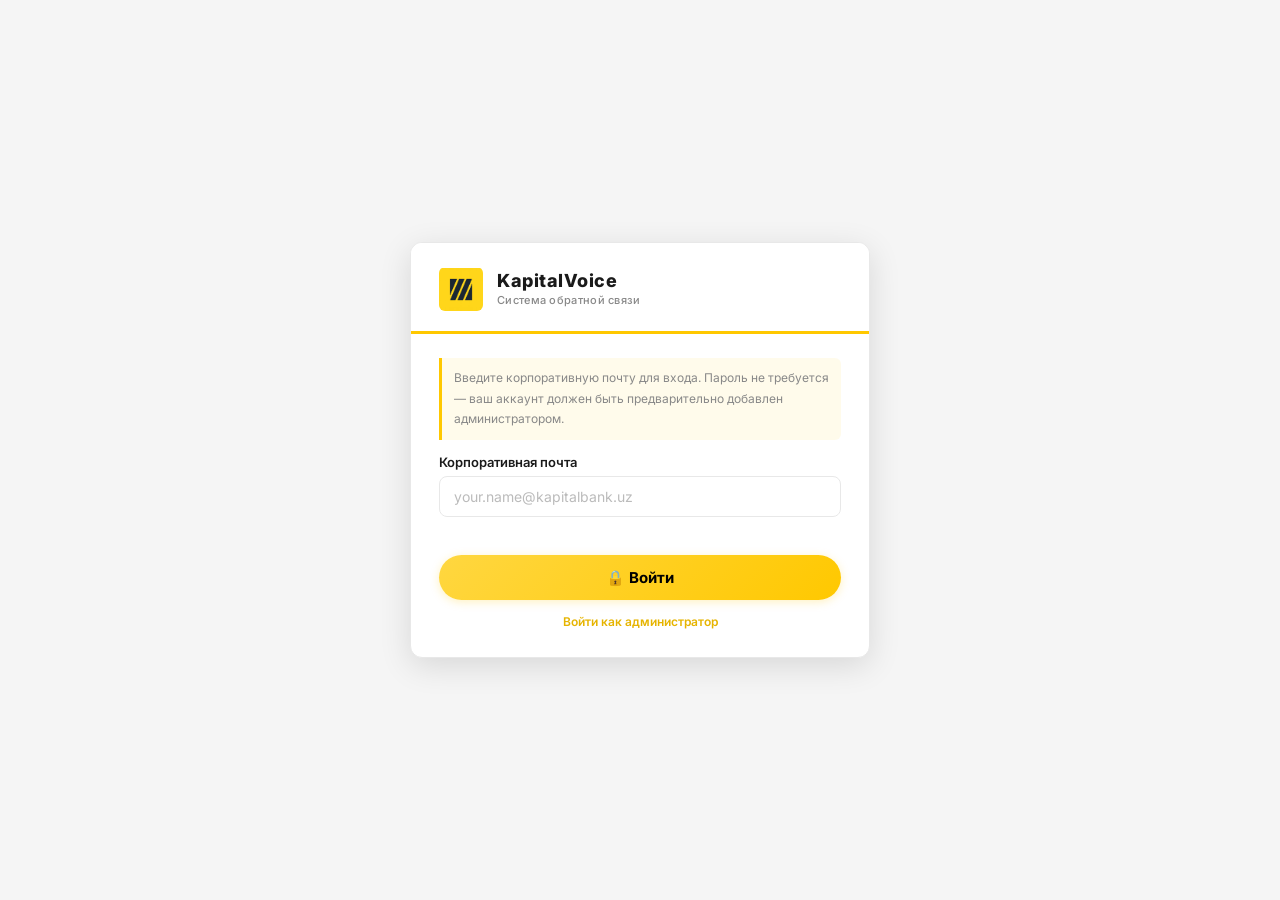
<file: index.html>
<!DOCTYPE html>
<html lang="ru">
<head>
<meta charset="UTF-8">
<meta name="viewport" content="width=device-width,initial-scale=1,maximum-scale=1">
<title>KapitalVoice — Вход</title>
<link rel="icon" id="favicon" href="">
<link rel="manifest" href="manifest.json">
<meta name="theme-color" content="#FFC800">
<link rel="apple-touch-icon" href="icons/icon-180.png">
<meta name="apple-mobile-web-app-capable" content="yes">
<meta name="apple-mobile-web-app-status-bar-style" content="black-translucent">
<meta name="apple-mobile-web-app-title" content="KapitalVoice">
<link rel="icon" type="image/png" sizes="32x32" href="icons/icon-32.png">
<link rel="icon" type="image/png" sizes="16x16" href="icons/icon-16.png">
<link rel="preconnect" href="https://fonts.googleapis.com">
<link rel="preconnect" href="https://fonts.gstatic.com" crossorigin>
<link rel="preconnect" href="https://prxmupaitdmjcafucunx.supabase.co">
<link href="https://fonts.googleapis.com/css2?family=Inter:wght@300;400;500;600;700;800&family=IBM+Plex+Mono:wght@400;600&display=swap" rel="stylesheet">
<link rel="stylesheet" href="kapitalvoice.css?v=9">
</head>
<body>

<div class="screen on" id="screen-auth">
  <div class="aw">
    <div class="ac">
      <div class="ah">
        <img class="ali" id="logo-img" src="" alt="KB">
        <div>
          <div class="abn">KapitalVoice</div>
          <div class="abs">Система обратной связи</div>
        </div>
      </div>
      <div class="abody">
        <div class="setup-note">Введите корпоративную почту для входа. Пароль не требуется — ваш аккаунт должен быть предварительно добавлен администратором.</div>
        <label class="fl">Корпоративная почта</label>
        <input class="fi" id="a-email" type="email" placeholder="your.name@kapitalbank.uz" autocomplete="email">
        <div class="err" id="a-err"></div>
        <button class="bny" onclick="doLogin()">&#128274; Войти</button>
        <div class="admin-link">
          <a class="tl2" href="login-admin.html">Войти как администратор</a>
        </div>
      </div>
    </div>
  </div>
</div>

<div id="toast"></div>

<script src="config.js"></script>
<script>
document.getElementById('logo-img').src = KV_LOGO;
document.getElementById('favicon').href = KV_LOGO;
kvInitTheme();


(function(){
  var me = kvGetMe();
  if (me) {
    window.location.href = me.role === 'admin' ? 'admin.html' : 'forms.html';
  }
})();


var RATE_KEY = 'kv_emp_rate';
var RATE_MAX = 5;
var RATE_WINDOW = 30 * 60 * 1000; 

function getRateData() {
  try { return JSON.parse(localStorage.getItem(RATE_KEY) || '{"attempts":0,"since":0}'); }
  catch(e) { return {attempts:0,since:0}; }
}
function checkRateLimit() {
  var d = getRateData();
  var now = Date.now();
  if (now - d.since > RATE_WINDOW) { d = {attempts:0, since:now}; }
  if (d.attempts >= RATE_MAX) {
    var left = Math.ceil((RATE_WINDOW - (now - d.since)) / 60000);
    return 'Слишком много попыток. Попробуйте через ' + left + ' мин.';
  }
  return null;
}
function incrementRate() {
  var d = getRateData();
  var now = Date.now();
  if (now - d.since > RATE_WINDOW) d = {attempts:0, since:now};
  d.attempts++;
  localStorage.setItem(RATE_KEY, JSON.stringify(d));
}
function resetRate() {
  localStorage.removeItem(RATE_KEY);
}

function doLogin() {
  var email = document.getElementById('a-email').value.trim().toLowerCase();
  var err = document.getElementById('a-err');
  err.textContent = '';
  if (!email) { err.textContent = 'Введите почту'; return; }

  var rateErr = checkRateLimit();
  if (rateErr) { err.textContent = rateErr; return; }

  sbRpc('kv_employee_login', { p_email: email })
    .then(function(d) {
      if (!d || !d.length) {
        incrementRate();
        err.textContent = 'Такая почта не найдена. Обратитесь к администратору.';
        return;
      }
      var user = d[0];
      if (user.role === 'admin') {
        incrementRate();
        err.textContent = 'Этот аккаунт — администратор. Используйте вход для администратора.';
        return;
      }
      resetRate();
      kvSetMe(user);
      window.location.href = 'forms.html';
    })
    .catch(function() { err.textContent = 'Ошибка соединения с базой данных'; });
}

document.getElementById('a-email').addEventListener('keydown', function(e) { if (e.key === 'Enter') doLogin(); });
</script>
</body>
</html>
</file>
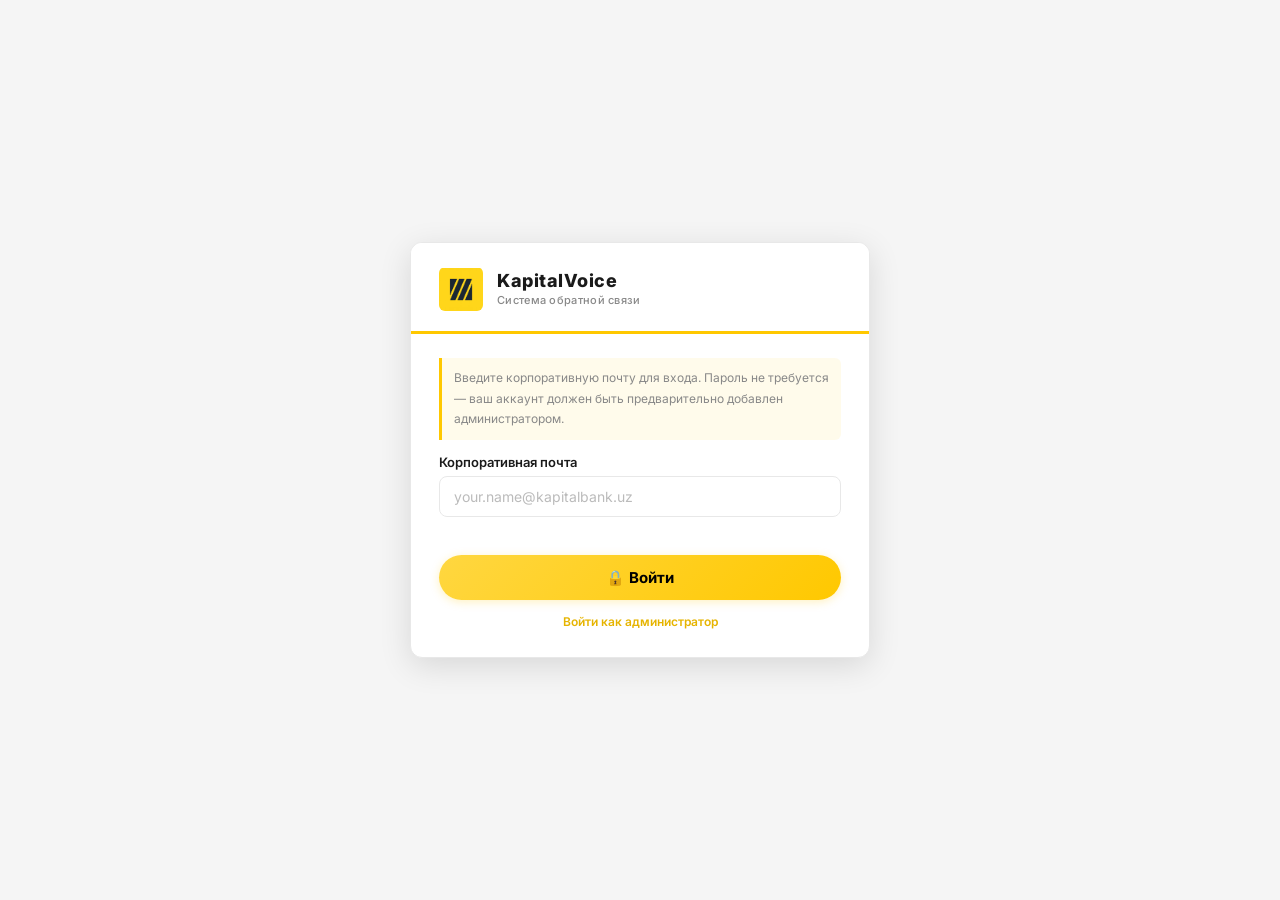
<file: feedback.html>
<!DOCTYPE html>
<html lang="ru">
<head>
<meta charset="UTF-8">
<meta name="viewport" content="width=device-width,initial-scale=1,maximum-scale=1">
<title>KapitalVoice — Обратная связь</title>
<link rel="icon" id="favicon" href="">
<link rel="manifest" href="manifest.json">
<meta name="theme-color" content="#FFC800">
<link rel="apple-touch-icon" href="icons/icon-180.png">
<meta name="apple-mobile-web-app-capable" content="yes">
<meta name="apple-mobile-web-app-status-bar-style" content="black-translucent">
<meta name="apple-mobile-web-app-title" content="KapitalVoice">
<link rel="icon" type="image/png" sizes="32x32" href="icons/icon-32.png">
<link rel="icon" type="image/png" sizes="16x16" href="icons/icon-16.png">
<link rel="preconnect" href="https://fonts.googleapis.com">
<link rel="preconnect" href="https://fonts.gstatic.com" crossorigin>
<link rel="preconnect" href="https://prxmupaitdmjcafucunx.supabase.co">
<link href="https://fonts.googleapis.com/css2?family=Inter:wght@300;400;500;600;700;800&family=IBM+Plex+Mono:wght@400;600&display=swap" rel="stylesheet">
<link rel="stylesheet" href="kapitalvoice.css?v=9">
<style>
.status-badge{display:inline-flex;align-items:center;gap:4px;padding:3px 10px;border-radius:20px;font-size:11px;font-weight:700}
.status-new{background:rgba(100,149,237,.12);color:#3a5bc7;border:1px solid rgba(100,149,237,.3)}
.status-in_progress{background:rgba(255,160,0,.12);color:#a06000;border:1px solid rgba(255,160,0,.3)}
.status-resolved{background:rgba(46,125,50,.1);color:var(--ok);border:1px solid rgba(46,125,50,.25)}
.my-msg-card{background:var(--card);border:1.5px solid var(--border);border-radius:var(--radius-sm);padding:14px;margin-bottom:10px}
.admin-reply{background:var(--card2);border-left:3px solid var(--y);border-radius:var(--radius-xs);padding:10px;margin-top:10px;font-size:13px}
.tabs{display:flex;gap:6px;margin-bottom:16px;border-bottom:2px solid var(--border);padding-bottom:0}
.tab-btn{padding:8px 16px;font-size:13px;font-weight:600;border:none;background:transparent;cursor:pointer;color:var(--muted);border-bottom:2px solid transparent;margin-bottom:-2px;font-family:"Inter",sans-serif;transition:all .14s}
.tab-btn.on{color:var(--dark);border-bottom-color:var(--y)}


.type-grid{display:grid;grid-template-columns:repeat(3,1fr);gap:10px;margin-bottom:16px}
.type-card{border:2px solid var(--border);border-radius:var(--radius-sm);padding:14px 12px;text-align:center;cursor:pointer;background:var(--card2);transition:all .15s}
.type-card:hover{border-color:var(--border2)}
.type-card.sel{border-color:var(--y);background:rgba(255,200,0,.08);box-shadow:0 0 0 3px rgba(255,200,0,.15)}
.type-card .ti{font-size:22px;margin-bottom:6px;display:block}
.type-card .tn{font-size:13px;font-weight:700;color:var(--text)}
.type-card .td{font-size:10px;color:var(--muted);margin-top:2px;line-height:1.4}
.msg-type-badge{display:inline-flex;align-items:center;gap:4px;padding:3px 10px;border-radius:20px;font-size:11px;font-weight:700;margin-right:6px}
.msg-type-complaint{background:rgba(211,47,47,.08);color:var(--danger);border:1px solid rgba(211,47,47,.25)}
.msg-type-suggestion{background:rgba(46,125,50,.08);color:var(--ok);border:1px solid rgba(46,125,50,.25)}
.msg-type-other{background:rgba(255,200,0,.1);color:var(--yd);border:1px solid rgba(255,200,0,.3)}
.anon-toggle.disabled{opacity:.5;pointer-events:none}
.anon-blocked-note{font-size:11px;color:var(--muted);margin:-6px 0 14px;padding:8px 12px;background:var(--card2);border-radius:var(--radius-xs);border-left:3px solid var(--border2)}
@media(max-width:560px){
  .type-grid{grid-template-columns:repeat(3,1fr);gap:8px}
  .type-card{padding:12px 8px}
  .type-card .ti{font-size:20px;margin-bottom:5px}
  .type-card .tn{font-size:12px;line-height:1.3}
  .type-card .td{font-size:9.5px;margin-top:2px;line-height:1.35}
}
@media(max-width:360px){
  .type-grid{grid-template-columns:1fr 1fr 1fr;gap:6px}
  .type-card{padding:10px 6px}
  .type-card .ti{font-size:18px}
  .type-card .tn{font-size:11px}
  .type-card .td{display:none}
}
</style>
</head>
<body>

<div id="app">
  <header>
    <button class="menu-toggle" id="menu-toggle"><span></span><span></span><span></span></button>
    <div class="hlog">
      <img class="hli" id="logo-img" src="" alt="KB">
      <div>
        <div class="hln">KapitalVoice</div>
        <div class="hls">Kapital Bank</div>
      </div>
    </div>
    <div class="hr2">
      <div class="ub" id="u-btn">
        <div class="rd u"></div>
        <span id="u-nm"></span>
        <span class="role-badge user">USER</span>
      </div>
      <button class="hb" onclick="togTheme()" title="Тема">&#9788;</button>
      <button class="hb" onclick="kvLogout('index.html')">&#8594;</button>
    </div>
  </header>

  <div class="layout">
    <div class="sb">
      <div class="sbt">
        <div class="sblab">Меню</div>
        <div class="lf">
          <button class="lb" onclick="window.location.href='forms.html'">
            <span>&#127968;</span><span class="lb-txt">Главная</span>
          </button>
          <button class="lb" onclick="window.location.href='forms.html'">
            <span>&#128203;</span><span class="lb-txt">Опросы</span>
          </button>
          <button class="lb" onclick="window.location.href='forms.html'">
            <span>&#127942;</span><span class="lb-txt">Тесты</span>
          </button>
          <button class="lb" onclick="window.location.href='news.html'">
            <span>&#128240;</span><span class="lb-txt">Новости</span>
          </button>
          <div class="hdiv"></div>
          <button class="lb on">
            <span>&#9993;</span><span class="lb-txt">Обращения</span>
          </button>
        </div>
      </div>
    </div>

    <div class="main" id="main-content"></div>
  </div>
</div>

<div id="toast"></div>

<script src="config.js"></script>
<script>
var ME = null;
var CURRENT_TAB = 'write';

document.getElementById('logo-img').src = KV_LOGO;
document.getElementById('favicon').href = KV_LOGO;
kvInitTheme();

(function(){
  ME = kvRequireAuth(null);
  if (!ME) return;
  document.getElementById('u-nm').textContent = ME.name || ME.email;
  renderFeedbackPage(document.getElementById('main-content'));
  kvInitMobileMenu();
})();

function renderFeedbackPage(mc) {
  mc.innerHTML =
    '<div style="max-width:620px">'+
    '<div class="vtit" style="margin-bottom:14px">Обращения</div>'+
    '<div class="tabs">'+
    '<button class="tab-btn on" id="tab-write" onclick="switchTab(\'write\')">&#9998; Написать обращение</button>'+
    '<button class="tab-btn" id="tab-my" onclick="switchTab(\'my\')">&#128203; Мои обращения</button>'+
    '</div>'+
    '<div id="tab-content"></div>'+
    '</div>';
  switchTab('write');
}

function switchTab(tab) {
  CURRENT_TAB = tab;
  document.getElementById('tab-write').classList.toggle('on', tab==='write');
  document.getElementById('tab-my').classList.toggle('on', tab==='my');
  if (tab === 'write') renderWrite();
  else renderMyMessages();
}

var MSG_TYPE = null; 

function renderWrite() {
  MSG_TYPE = null;
  document.getElementById('tab-content').innerHTML =
    '<label class="fl">Тип обращения</label>'+
    '<div class="type-grid" id="type-grid">'+
    '<div class="type-card" data-type="complaint" onclick="selectType(\'complaint\')">'+
      '<span class="ti">&#9888;</span><div class="tn">Жалоба</div><div class="td">Можно отправить анонимно</div>'+
    '</div>'+
    '<div class="type-card" data-type="suggestion" onclick="selectType(\'suggestion\')">'+
      '<span class="ti">&#128161;</span><div class="tn">Предложение</div><div class="td">Только от своего имени</div>'+
    '</div>'+
    '<div class="type-card" data-type="other" onclick="selectType(\'other\')">'+
      '<span class="ti">&#9993;</span><div class="tn">Своя тема</div><div class="td">Можно отправить анонимно</div>'+
    '</div>'+
    '</div>'+
    '<div id="subject-wrap" style="display:none">'+
    '<label class="fl">Тема обращения</label>'+
    '<input class="fi" id="msg-subj" placeholder="Коротко опишите тему">'+
    '</div>'+
    '<div id="anon-wrap">'+
    '<div class="anon-toggle" id="msg-anon" onclick="toggleAnon(this)">'+
    '<div class="toggle-track"><div class="toggle-thumb"></div></div>'+
    '<div><div class="toggle-label">Анонимное обращение</div>'+
    '<div class="toggle-sub">Ваше имя не будет отображаться в тексте обращения</div></div>'+
    '</div>'+
    '<div id="msg-anon-status" style="font-size:11px;color:var(--muted);margin-bottom:12px">Режим: <strong>Именной</strong></div>'+
    '</div>'+
    '<label class="fl">Текст обращения</label>'+
    '<textarea class="fta" id="msg-body" placeholder="Подробно опишите вашу мысль, предложение или проблему..." style="min-height:160px;margin-bottom:12px"></textarea>'+
    '<button class="bny" onclick="sendMessage()" style="max-width:220px;font-size:14px">&#9993; Отправить</button>';
}

function selectType(type) {
  MSG_TYPE = type;
  document.querySelectorAll('.type-card').forEach(function(c){
    c.classList.toggle('sel', c.dataset.type === type);
  });

 
  var subjWrap = document.getElementById('subject-wrap');
  subjWrap.style.display = (type === 'other') ? 'block' : 'none';


  var anonWrap = document.getElementById('anon-wrap');
  var anonToggle = document.getElementById('msg-anon');
  if (type === 'suggestion') {
    anonToggle.classList.remove('active');
    var st = document.getElementById('msg-anon-status');
    if (st) st.innerHTML = 'Режим: <strong>Именной</strong>';
    anonWrap.innerHTML = '<div class="anon-blocked-note">&#128274; Предложения отправляются только от своего имени — это помогает учитывать и поощрять инициативу сотрудников.</div>';
  } else {
    anonWrap.innerHTML =
      '<div class="anon-toggle" id="msg-anon" onclick="toggleAnon(this)">'+
      '<div class="toggle-track"><div class="toggle-thumb"></div></div>'+
      '<div><div class="toggle-label">Анонимное обращение</div>'+
      '<div class="toggle-sub">Ваше имя не будет отображаться в тексте обращения</div></div>'+
      '</div>'+
      '<div id="msg-anon-status" style="font-size:11px;color:var(--muted);margin-bottom:12px">Режим: <strong>Именной</strong></div>';
  }
}

function toggleAnon(el) {
  el.classList.toggle('active');
  var isAnon = el.classList.contains('active');
  var st = document.getElementById('msg-anon-status');
  if (st) st.innerHTML = 'Режим: <strong>'+(isAnon?'Анонимный':'Именной')+'</strong>';
}

function typeDefaultSubject(type) {
  if (type === 'complaint') return 'Жалоба';
  if (type === 'suggestion') return 'Предложение';
  return '';
}

function sendMessage() {
  if (!MSG_TYPE) { toast('Выберите тип обращения', 'err'); return; }

  var body = document.getElementById('msg-body').value.trim();
  if (!body) { toast('Напишите текст обращения', 'err'); return; }

  var subj;
  if (MSG_TYPE === 'other') {
    subj = document.getElementById('msg-subj').value.trim();
    if (!subj) { toast('Укажите тему обращения', 'err'); return; }
  } else {
    subj = typeDefaultSubject(MSG_TYPE);
  }

 
  var anonEl = document.getElementById('msg-anon');
  var isAnon = (MSG_TYPE !== 'suggestion') && anonEl && anonEl.classList.contains('active');

  var payload = {
    user_email: ME.email || ME.login || '',
    user_name: ME.name || ME.email,
    is_anonymous: isAnon,
    msg_type: MSG_TYPE,
    subject: subj,
    body: body,
    status: 'new'
  };

  sendMessagePayload(payload, true);
}

function sendMessagePayload(payload, allowRetryWithoutType) {
  sbFetch('kv_messages', {method:'POST', body:JSON.stringify(payload)})
    .then(function(r) {
      if (r.ok) {
        toast('Обращение отправлено!', 'ok');
        renderWrite(); 
        return;
      }
      
      r.json().then(function(errBody) {
        var msg = (errBody && (errBody.message || errBody.hint || errBody.details)) || '';
        if (allowRetryWithoutType && /msg_type/i.test(msg)) {
          var fallback = Object.assign({}, payload);
          delete fallback.msg_type;
          sendMessagePayload(fallback, false);
          toast('Тип обращения не сохранён: обновите базу данных (добавьте колонку msg_type)', 'err');
          return;
        }
        toast('Ошибка отправки' + (msg ? ': ' + msg : ''), 'err');
      }).catch(function() {
        toast('Ошибка отправки (код ' + r.status + ')', 'err');
      });
    }).catch(function(){ toast('Ошибка соединения. Проверьте интернет.', 'err'); });
}

function statusLabel(s) {
  if (s === 'in_progress') return '🟡 В работе';
  if (s === 'resolved') return '🟢 Решено';
  return '🔵 Новый';
}
function statusClass(s) {
  if (s === 'in_progress') return 'status-in_progress';
  if (s === 'resolved') return 'status-resolved';
  return 'status-new';
}

function msgTypeBadge(t) {
  if (t === 'complaint') return '<span class="msg-type-badge msg-type-complaint">&#9888; Жалоба</span>';
  if (t === 'suggestion') return '<span class="msg-type-badge msg-type-suggestion">&#128161; Предложение</span>';
  return '<span class="msg-type-badge msg-type-other">&#9993; Обращение</span>';
}

function renderMyMessages() {
  var tc = document.getElementById('tab-content');
  tc.innerHTML = '<div class="es"><div class="ei">&#9993;</div><div>Загрузка...</div></div>';

  
  sbFetch('kv_messages?user_email=eq.'+encodeURIComponent(ME.email||ME.login||'')+'&select=*&order=created_at.desc')
    .then(function(r){return r.json()})
    .then(function(msgs){
      if (!msgs || !msgs.length) {
        tc.innerHTML = '<div class="es"><div class="ei">&#9993;</div><div>У вас пока нет обращений</div></div>';
        return;
      }
      tc.innerHTML = msgs.map(function(m){
        var st = m.status || 'new';
        var anonMark = m.is_anonymous ? ' <span style="font-size:10px;color:var(--muted)">(анонимно)</span>' : '';
        var commentHtml = '';
        if (m.admin_comment) {
          commentHtml = '<div class="admin-reply">'+
            '<div style="font-size:10px;font-weight:700;color:var(--muted);margin-bottom:4px">'+
            '&#128172; Ответ администратора'+(m.admin_name ? ' — '+esc(m.admin_name) : '')+
            '</div>'+esc(m.admin_comment)+'</div>';
        }
        return '<div class="my-msg-card">'+
          '<div style="display:flex;justify-content:space-between;align-items:center;margin-bottom:8px">'+
          '<span class="status-badge '+statusClass(st)+'">'+statusLabel(st)+'</span>'+
          '<span style="font-size:11px;color:var(--muted)">'+fmtDate(m.created_at)+'</span>'+
          '</div>'+
          '<div style="margin-bottom:5px">'+msgTypeBadge(m.msg_type)+(m.subject ? '<span style="font-size:13px;font-weight:700">'+esc(m.subject)+'</span>' : '')+anonMark+'</div>'+
          '<div style="font-size:13px;color:var(--text);line-height:1.6">'+esc(m.body)+'</div>'+
          commentHtml+
          '</div>';
      }).join('');
    }).catch(function(){
      tc.innerHTML = '<div class="es"><div class="ei">&#9888;</div><div>Ошибка загрузки</div></div>';
    });
}
</script>
</body>
</html>
</file>
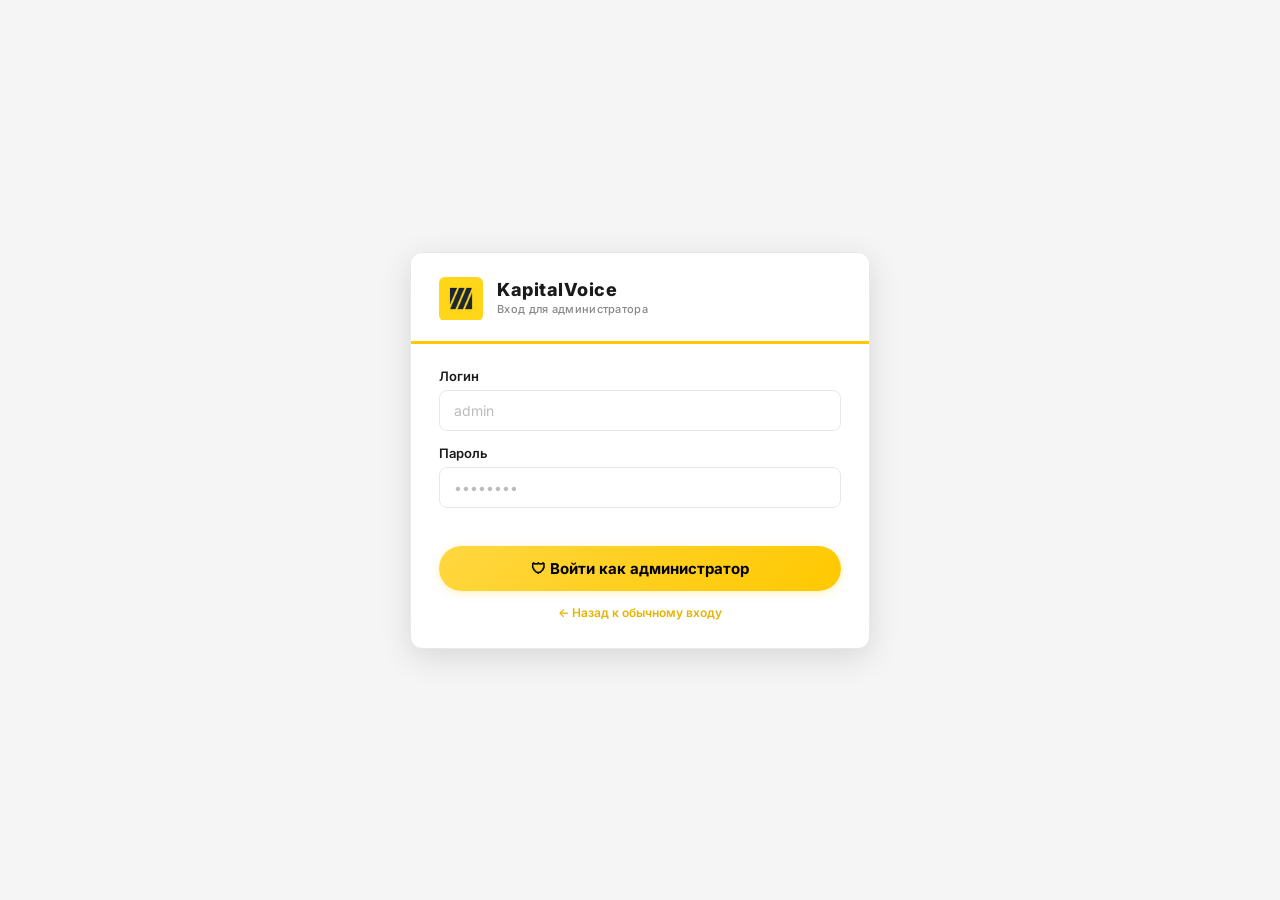
<file: form-builder.html>
<!DOCTYPE html>
<html lang="ru">
<head>
<meta charset="UTF-8">
<meta name="viewport" content="width=device-width,initial-scale=1,maximum-scale=1">
<title>KapitalVoice — Конструктор</title>
<link rel="icon" id="favicon" href="">
<link rel="manifest" href="manifest.json">
<meta name="theme-color" content="#FFC800">
<link rel="apple-touch-icon" href="icons/icon-180.png">
<meta name="apple-mobile-web-app-capable" content="yes">
<meta name="apple-mobile-web-app-status-bar-style" content="black-translucent">
<meta name="apple-mobile-web-app-title" content="KapitalVoice">
<link rel="icon" type="image/png" sizes="32x32" href="icons/icon-32.png">
<link rel="icon" type="image/png" sizes="16x16" href="icons/icon-16.png">
<link rel="preconnect" href="https://fonts.googleapis.com">
<link rel="preconnect" href="https://fonts.gstatic.com" crossorigin>
<link href="https://fonts.googleapis.com/css2?family=Inter:wght@300;400;500;600;700;800&family=IBM+Plex+Mono:wght@400;600&display=swap" rel="stylesheet">
<link rel="stylesheet" href="kapitalvoice.css?v=9">
<style>

.builder-shell{min-height:100vh;background:var(--bg);display:flex;flex-direction:column}

.builder-topbar{
  position:sticky;top:0;z-index:100;
  background:var(--card);border-bottom:3px solid var(--y);
  padding:0 24px;height:58px;
  display:flex;align-items:center;justify-content:space-between;gap:12px;
  box-shadow:0 2px 8px rgba(0,0,0,.06);
}
.dk .builder-topbar{background:#1a1a1a}
.tb-logo{display:flex;align-items:center;gap:10px}
.tb-logo img{width:32px;height:32px;object-fit:contain;border-radius:4px}
.tb-logo-name{font-size:15px;font-weight:800;color:var(--dark)}
.dk .tb-logo-name{color:#fff}
.tb-title{font-size:14px;font-weight:700;color:var(--text);display:flex;align-items:center;gap:8px}
.type-chip{padding:3px 10px;border-radius:20px;font-size:11px;font-weight:700}
.type-chip.survey{background:rgba(198,40,40,.08);color:#c62828;border:1px solid rgba(198,40,40,.2)}
.type-chip.quiz{background:rgba(26,58,153,.07);color:#1a3a99;border:1px solid rgba(26,58,153,.2)}
.tb-actions{display:flex;align-items:center;gap:8px}

.builder-main{flex:1;display:grid;grid-template-columns:1fr 320px;gap:0;min-height:0}

.builder-left{padding:24px;overflow-y:auto;display:flex;flex-direction:column;gap:14px}
.builder-empty{text-align:center;padding:60px 20px;color:var(--muted)}
.builder-empty .ei{font-size:48px;margin-bottom:14px;opacity:.15}


.q-card{
  background:var(--card);border:1.5px solid var(--border);
  border-radius:var(--radius);padding:20px;
  box-shadow:var(--shadow);position:relative;
  animation:qIn .2s ease;
}
@keyframes qIn{from{opacity:0;transform:translateY(10px)}to{opacity:1;transform:translateY(0)}}
.q-card:hover{border-color:var(--border2)}
.q-card-head{display:flex;align-items:center;gap:10px;margin-bottom:12px}
.q-card-num{
  width:28px;height:28px;border-radius:50%;
  background:var(--y);color:#000;
  font-size:12px;font-weight:800;
  display:flex;align-items:center;justify-content:center;
  flex-shrink:0;font-family:"IBM Plex Mono",monospace;
}
.q-card-type{
  font-size:10px;font-weight:700;color:var(--muted);
  text-transform:uppercase;letter-spacing:.5px;
  padding:2px 8px;background:var(--card2);border-radius:20px;
  border:1px solid var(--border);
}
.q-card-del{
  margin-left:auto;background:transparent;border:none;
  color:var(--muted);font-size:16px;cursor:pointer;
  padding:4px 8px;border-radius:4px;transition:all .14s;
  line-height:1;
}
.q-card-del:hover{background:rgba(211,47,47,.08);color:var(--danger)}

.q-input{
  width:100%;background:var(--card2);
  border:1.5px solid var(--border);
  border-radius:var(--radius-sm);
  padding:11px 14px;font-size:15px;font-weight:500;
  color:var(--text);outline:none;
  transition:border-color .15s;
  margin-bottom:12px;
  font-family:"Inter",sans-serif;
}
.q-input:focus{border-color:var(--y);box-shadow:0 0 0 3px rgba(255,200,0,.12)}


.opt-list{display:flex;flex-direction:column;gap:8px;margin-top:4px}
.opt-row{display:flex;align-items:center;gap:8px}
.opt-mark{
  width:28px;height:28px;border-radius:7px;
  border:2px solid var(--border);
  background:var(--card2);
  flex-shrink:0;cursor:pointer;
  display:flex;align-items:center;justify-content:center;
  font-size:11px;font-weight:800;
  color:var(--muted);font-family:"IBM Plex Mono",monospace;
  transition:all .14s;user-select:none;
}
.opt-mark:hover{border-color:var(--y);color:var(--yd)}
.opt-mark.right{background:var(--ok);border-color:var(--ok);color:#fff;font-size:13px}
.opt-input{
  flex:1;background:var(--card2);
  border:1.5px solid var(--border);
  border-radius:var(--radius-xs);
  padding:8px 12px;font-size:13.5px;
  color:var(--text);outline:none;
  transition:border-color .14s;
  font-family:"Inter",sans-serif;
}
.opt-input:focus{border-color:var(--y)}
.opt-del{
  background:transparent;border:none;color:var(--muted2);
  font-size:14px;cursor:pointer;padding:4px 6px;
  border-radius:4px;transition:all .14s;line-height:1;flex-shrink:0;
}
.opt-del:hover{color:var(--danger)}
.add-opt-btn{
  display:inline-flex;align-items:center;gap:5px;
  margin-top:6px;background:transparent;border:none;
  color:var(--yd);font-size:12.5px;font-weight:600;
  cursor:pointer;padding:4px 0;font-family:"Inter",sans-serif;
}
.add-opt-btn:hover{text-decoration:underline}
.opt-hint{font-size:11px;color:var(--muted);margin-top:6px;
  padding:6px 10px;background:var(--card2);border-radius:var(--radius-xs);
  border-left:2px solid var(--y);}


.builder-right{
  background:var(--card);border-left:1px solid var(--border);
  padding:24px;display:flex;flex-direction:column;gap:16px;
  position:sticky;top:58px;height:calc(100vh - 58px);overflow-y:auto;
}
.builder-right::-webkit-scrollbar{width:4px}
.builder-right::-webkit-scrollbar-thumb{background:var(--border2);border-radius:2px}

.panel-section{display:flex;flex-direction:column;gap:8px}
.panel-label{font-size:11px;font-weight:700;color:var(--muted);text-transform:uppercase;letter-spacing:.7px}

.add-q-btn{
  width:100%;padding:12px;border:2px dashed var(--border);
  border-radius:var(--radius-sm);background:transparent;
  color:var(--muted);font-size:13px;font-weight:600;
  cursor:pointer;font-family:"Inter",sans-serif;
  transition:all .15s;display:flex;align-items:center;justify-content:center;gap:6px;
}
.add-q-btn:hover{border-color:var(--y);color:var(--dark);background:rgba(255,200,0,.04)}

.q-type-btns{display:grid;grid-template-columns:1fr 1fr;gap:6px}
.q-type-btn{
  padding:10px 8px;border:1.5px solid var(--border);
  border-radius:var(--radius-sm);background:var(--card2);
  color:var(--text);font-size:12px;font-weight:600;
  cursor:pointer;font-family:"Inter",sans-serif;
  transition:all .14s;text-align:center;
}
.q-type-btn:hover{border-color:var(--y);background:rgba(255,200,0,.06)}
.q-type-btn .qt-icon{font-size:18px;display:block;margin-bottom:4px}

.save-btn{
  width:100%;padding:14px;background:var(--y);color:#000;
  border:none;border-radius:50px;font-size:15px;font-weight:800;
  cursor:pointer;transition:all .18s;
  display:flex;align-items:center;justify-content:center;gap:8px;
}
.save-btn:hover{background:var(--y2);transform:translateY(-1px);box-shadow:0 4px 18px rgba(255,200,0,.4)}
.save-btn:disabled{opacity:.5;pointer-events:none}

.counter-badge{
  text-align:center;font-size:12px;color:var(--muted);
  padding:6px 10px;background:var(--card2);border-radius:var(--radius-xs);
}
.counter-badge strong{color:var(--text)}

.back-btn{
  display:flex;align-items:center;gap:6px;
  background:transparent;border:1.5px solid var(--border);
  color:var(--muted);font-size:13px;font-weight:600;
  padding:8px 14px;border-radius:50px;cursor:pointer;
  transition:all .14s;font-family:"Inter",sans-serif;
}
.back-btn:hover{border-color:var(--text);color:var(--text)}

.preview-card{
  background:linear-gradient(135deg,var(--y) 0%,var(--y2) 100%);
  color:#000;border-radius:var(--radius-sm);padding:14px 16px;
  font-size:12.5px;font-weight:600;line-height:1.5;
}

@media(max-width:900px){
  .builder-main{grid-template-columns:1fr}
  .builder-right{
    position:static;height:auto;
    border-left:none;border-top:1px solid var(--border);
  }
}
@media(max-width:600px){
  .builder-left{padding:14px}
  .builder-topbar{padding:0 14px}
  .q-type-btns{grid-template-columns:1fr 1fr 1fr}
}
</style>
</head>
<body>
<div class="builder-shell">

  <div class="builder-topbar">
    <div class="tb-logo">
      <img id="logo-img" src="" alt="KB">
      <span class="tb-logo-name">KapitalVoice</span>
    </div>
    <div class="tb-title">
      <span id="tb-type-chip" class="type-chip">—</span>
      <span id="tb-title-preview" style="color:var(--muted)">Новая форма</span>
    </div>
    <div class="tb-actions">
      <button class="back-btn" onclick="goBack()">&#8592; Назад</button>
      <button class="hb" onclick="togTheme()" title="Тема" style="background:transparent;border:1.5px solid var(--border);color:var(--muted);font-size:16px;padding:6px 10px;border-radius:var(--radius-xs);cursor:pointer;transition:all .14s">&#9788;</button>
    </div>
  </div>

  <div class="builder-main">
  
    <div class="builder-left" id="q-list">
      <div class="builder-empty">
        <div class="ei">&#128203;</div>
        <div style="font-size:15px;font-weight:700;color:var(--text);margin-bottom:6px">Добавьте первый вопрос</div>
        <div style="font-size:13px">Выберите тип вопроса справа →</div>
      </div>
    </div>

  
    <div class="builder-right">
      <div class="panel-section">
        <div class="panel-label">Название формы</div>
        <input class="fi" id="cf-title" placeholder="Введите название..." oninput="syncTitle()" style="margin-bottom:0">
        <input class="fi" id="cf-desc" placeholder="Описание (необязательно)" style="margin-bottom:0">
      </div>

      <div class="panel-section">
        <div class="panel-label">Добавить вопрос</div>
        <div class="q-type-btns">
          <button class="q-type-btn" onclick="addQuestion('text')">
            <span class="qt-icon">&#128221;</span>Текст
          </button>
          <button class="q-type-btn" onclick="addQuestion('single')">
            <span class="qt-icon">&#9711;</span>Один выбор
          </button>
          <button class="q-type-btn" onclick="addQuestion('multi')">
            <span class="qt-icon">&#9745;</span>Несколько
          </button>
        </div>
      </div>

      <div class="counter-badge" id="q-counter">Вопросов: <strong>0</strong></div>

      <div class="panel-section">
        <div class="preview-card" id="preview-card">
          &#128161; Для теста отметьте правильные ответы — кружок слева от варианта.
          Для опроса правильные ответы не нужны.
        </div>
      </div>

      <div style="margin-top:auto">
        <button class="save-btn" id="save-btn" onclick="saveForm()" disabled>
          &#10003; Сохранить и опубликовать
        </button>
        <div style="font-size:11px;color:var(--muted);text-align:center;margin-top:8px" id="save-hint">
          Добавьте название и хотя бы один вопрос
        </div>
      </div>
    </div>
  </div>
</div>

<div id="toast"></div>

<script src="config.js"></script>
<script>
var ME = null;
var CREATING_TYPE = '';
var QUESTIONS = [];
var LETTERS = ['A','B','C','D'];

kvInitTheme();
document.getElementById('logo-img').src = KV_LOGO;
document.getElementById('favicon').href = KV_LOGO;

(function(){
  ME = kvRequireAuth('admin');
  if (!ME) return;

  var params = new URLSearchParams(window.location.search);
  CREATING_TYPE = params.get('type') || 'survey';

  var chip = document.getElementById('tb-type-chip');
  chip.textContent = CREATING_TYPE === 'quiz' ? '&#127942; Тест' : '&#128203; Опрос';
  chip.innerHTML = CREATING_TYPE === 'quiz' ? '&#127942; Тест' : '&#128203; Опрос';
  chip.className = 'type-chip ' + CREATING_TYPE;

  document.getElementById('cf-title').placeholder = CREATING_TYPE === 'quiz' ? 'Например: Тест по продуктам банка' : 'Например: Опрос удовлетворённости';

  if (CREATING_TYPE === 'quiz') {
    document.getElementById('preview-card').innerHTML =
      '&#127942; <strong>Тест:</strong> отметьте правильный ответ — кружок слева от варианта станет зелёным ✓. Сотрудник увидит процент правильных ответов.';
  } else {
    document.getElementById('preview-card').innerHTML =
      '&#128203; <strong>Опрос:</strong> правильные ответы не нужны. Вы увидите статистику ответов в разделе «Результаты».';
  }

  renderAll();
})();

function goBack() {
  if (QUESTIONS.length && !confirm('Вернуться? Несохранённые вопросы будут удалены.')) return;
  window.location.href = 'admin.html';
}

function syncTitle() {
  var t = document.getElementById('cf-title').value.trim();
  var prev = document.getElementById('tb-title-preview');
  prev.textContent = t || 'Новая форма';
  prev.style.color = t ? 'var(--text)' : 'var(--muted)';
  updateSaveBtn();
}

function updateSaveBtn() {
  var title = document.getElementById('cf-title').value.trim();
  var btn = document.getElementById('save-btn');
  var hint = document.getElementById('save-hint');
  var cnt = document.getElementById('q-counter');
  var n = QUESTIONS.length;
  cnt.innerHTML = 'Вопросов: <strong>'+n+'</strong>';

  if (!title) { btn.disabled = true; hint.textContent = 'Введите название формы'; return; }
  if (!n) { btn.disabled = true; hint.textContent = 'Добавьте хотя бы один вопрос'; return; }
  btn.disabled = false;
  hint.textContent = 'Нажмите, чтобы опубликовать для сотрудников';
}


function addQuestion(type) {
  syncAll();
  QUESTIONS.push({
    type: type,
    text: '',
    options: (type !== 'text') ? [{text:'',correct:false},{text:'',correct:false}] : []
  });
  renderAll();

  setTimeout(function(){
    var cards = document.querySelectorAll('.q-card');
    if (cards.length) cards[cards.length-1].scrollIntoView({behavior:'smooth',block:'nearest'});
  }, 50);
}

function removeQuestion(i) {
  syncAll();
  QUESTIONS.splice(i, 1);
  renderAll();
}

function addOption(qi) {
  syncAll();
  if (QUESTIONS[qi].options.length >= 4) { toast('Максимум 4 варианта (A–D)', 'err'); return; }
  QUESTIONS[qi].options.push({text:'',correct:false});
  renderAll();
 
  setTimeout(function(){
    var inp = document.getElementById('qo-'+qi+'-'+(QUESTIONS[qi].options.length-1));
    if (inp) inp.focus();
  }, 30);
}

function removeOption(qi, oi) {
  syncAll();
  if (QUESTIONS[qi].options.length <= 1) { toast('Минимум один вариант', 'err'); return; }
  QUESTIONS[qi].options.splice(oi, 1);
  renderAll();
}

function toggleCorrect(qi, oi) {
  syncAll();
  if (QUESTIONS[qi].type === 'single') {
    QUESTIONS[qi].options.forEach(function(o){ o.correct = false; });
  }
  QUESTIONS[qi].options[oi].correct = !QUESTIONS[qi].options[oi].correct;
  renderAll();
}

function syncAll() {
  QUESTIONS.forEach(function(q, qi){
    var t = document.getElementById('qt-'+qi);
    if (t) q.text = t.value;
    if (q.options) {
      q.options.forEach(function(opt, oi){
        var inp = document.getElementById('qo-'+qi+'-'+oi);
        if (inp) opt.text = inp.value;
      });
    }
  });
}

function renderAll() {
  var list = document.getElementById('q-list');
  if (!QUESTIONS.length) {
    list.innerHTML =
      '<div class="builder-empty">'+
      '<div class="ei">&#128203;</div>'+
      '<div style="font-size:15px;font-weight:700;color:var(--text);margin-bottom:6px">Добавьте первый вопрос</div>'+
      '<div style="font-size:13px">Выберите тип вопроса справа →</div>'+
      '</div>';
    updateSaveBtn();
    return;
  }

  list.innerHTML = QUESTIONS.map(function(q, qi){
    var typeLbl = q.type==='text' ? '&#128221; Текст' : q.type==='single' ? '&#9711; Один ответ' : '&#9745; Несколько';
    var html =
      '<div class="q-card" id="qcard-'+qi+'">'+
      '<div class="q-card-head">'+
        '<div class="q-card-num">'+(qi+1)+'</div>'+
        '<div class="q-card-type">'+typeLbl+'</div>'+
        '<button class="q-card-del" onclick="removeQuestion('+qi+')" title="Удалить вопрос">&#128465;</button>'+
      '</div>'+
      '<input id="qt-'+qi+'" class="q-input" value="'+esc(q.text||'')+'" placeholder="Текст вопроса...">';

    if (q.type !== 'text' && q.options) {
      var isQuiz = CREATING_TYPE === 'quiz';
      html += '<div class="opt-list">';
      q.options.forEach(function(opt, oi){
        var letter = LETTERS[oi] || (oi+1);
        var markClass = 'opt-mark' + (opt.correct ? ' right' : '');
        var markContent = opt.correct ? '&#10003;' : letter;
        html +=
          '<div class="opt-row">'+
          (isQuiz ? '<div class="'+markClass+'" onclick="toggleCorrect('+qi+','+oi+')" title="Кликните, чтобы отметить правильным">'+markContent+'</div>' : '<div class="opt-mark" style="cursor:default;opacity:.4">'+letter+'</div>')+
          '<input id="qo-'+qi+'-'+oi+'" class="opt-input" value="'+esc(opt.text||'')+'" placeholder="Вариант '+letter+'...">'+
          '<button class="opt-del" onclick="removeOption('+qi+','+oi+')" title="Удалить вариант">&#10005;</button>'+
          '</div>';
      });
      if (q.options.length < 4) {
        html += '<button class="add-opt-btn" onclick="addOption('+qi+')">+ вариант '+LETTERS[q.options.length]+'</button>';
      } else {
        html += '<div style="font-size:11px;color:var(--muted);margin-top:4px">Максимум 4 варианта (A–D)</div>';
      }
      if (isQuiz) {
        var hasCorrect = q.options.some(function(o){ return o.correct; });
        if (!hasCorrect) {
          html += '<div class="opt-hint">&#9888; Отметьте правильный ответ — кликните на букву</div>';
        }
      }
      html += '</div>';
    }
    html += '</div>';
    return html;
  }).join('');

  updateSaveBtn();
}

function saveForm() {
  syncAll();
  var title = document.getElementById('cf-title').value.trim();
  var desc = document.getElementById('cf-desc').value.trim();
  if (!title) { toast('Введите название', 'err'); document.getElementById('cf-title').focus(); return; }
  if (!QUESTIONS.length) { toast('Добавьте хотя бы один вопрос', 'err'); return; }


  if (CREATING_TYPE === 'quiz') {
    var unmarked = [];
    QUESTIONS.forEach(function(q, qi){
      if ((q.type === 'single' || q.type === 'multi') && q.options) {
        if (!q.options.some(function(o){ return o.correct; })) unmarked.push(qi+1);
      }
    });
    if (unmarked.length) {
      toast('Отметьте правильный ответ в вопрос(ах): '+unmarked.join(', '), 'err');
      
      var card = document.getElementById('qcard-'+(unmarked[0]-1));
      if (card) card.scrollIntoView({behavior:'smooth', block:'center'});
      return;
    }
  }

  var btn = document.getElementById('save-btn');
  btn.disabled = true;
  btn.textContent = 'Сохранение...';

  var payload = {
    title: title,
    description: desc || null,
    type: CREATING_TYPE,
    questions: QUESTIONS,
    is_active: true,
    created_by: ME.email || ME.login
  };

  sbFetch('kv_forms', {method:'POST', body:JSON.stringify(payload), headers:{'Prefer':'return=minimal'}})
    .then(function(r){
      if (r.ok) {
        toast('&#10003; Форма опубликована!', 'ok');
       
        setTimeout(function(){
          window.location.href = 'admin.html?view=adm-'+CREATING_TYPE+'s';
        }, 800);
      } else {
        r.json().then(function(e){
          toast('Ошибка: '+(e && e.message || 'неизвестна'), 'err');
        }).catch(function(){ toast('Ошибка сохранения', 'err'); });
        btn.disabled = false;
        btn.innerHTML = '&#10003; Сохранить и опубликовать';
      }
    }).catch(function(){
      toast('Ошибка соединения', 'err');
      btn.disabled = false;
      btn.innerHTML = '&#10003; Сохранить и опубликовать';
    });
}
</script>
</body>
</html>
</file>
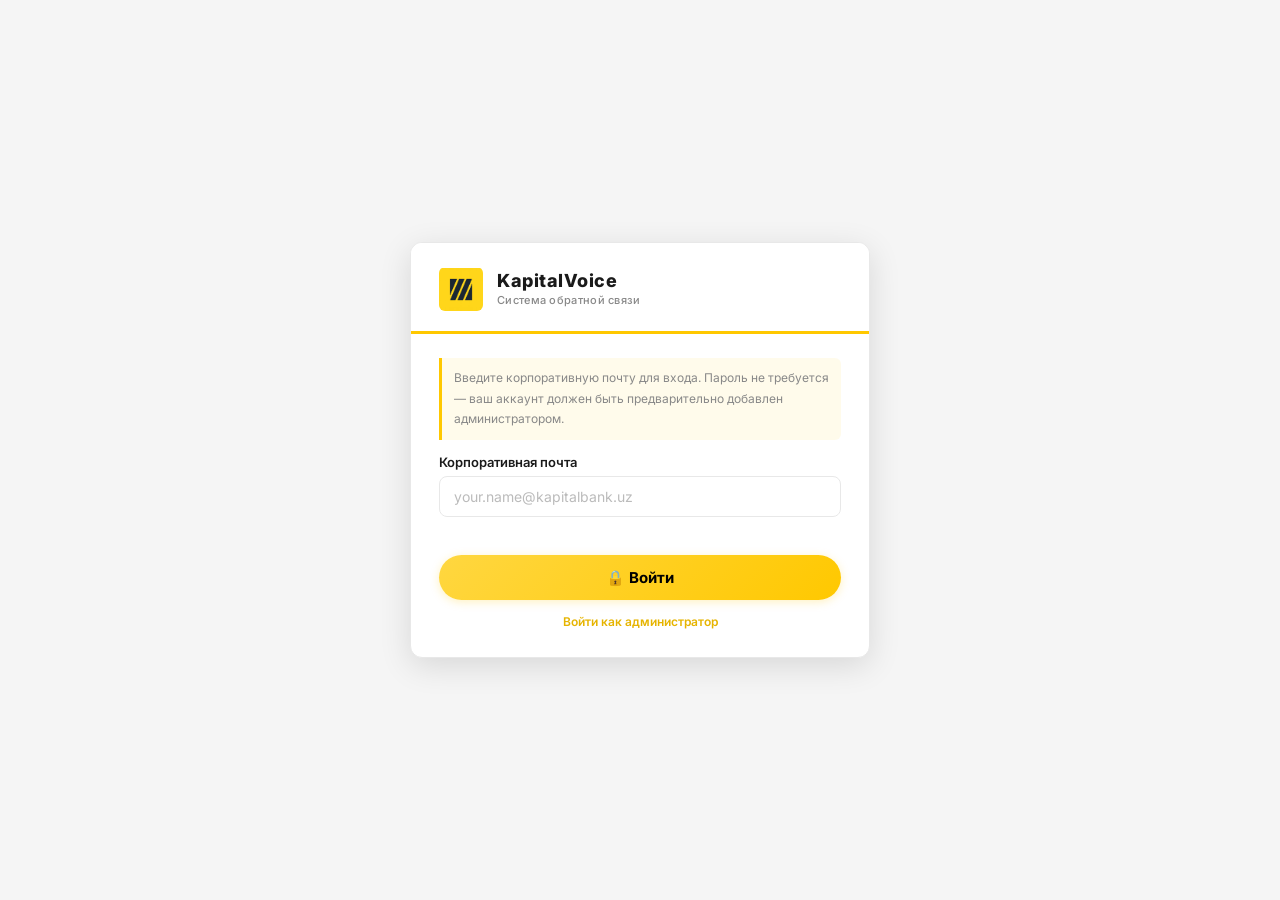
<file: forms.html>
<!DOCTYPE html>
<html lang="ru">
<head>
<meta charset="UTF-8">
<meta name="viewport" content="width=device-width,initial-scale=1,maximum-scale=1">
<title>KapitalVoice — Опросы и тесты</title>
<link rel="icon" id="favicon" href="">
<link rel="manifest" href="manifest.json">
<meta name="theme-color" content="#FFC800">
<link rel="apple-touch-icon" href="icons/icon-180.png">
<meta name="apple-mobile-web-app-capable" content="yes">
<meta name="apple-mobile-web-app-status-bar-style" content="black-translucent">
<meta name="apple-mobile-web-app-title" content="KapitalVoice">
<link rel="icon" type="image/png" sizes="32x32" href="icons/icon-32.png">
<link rel="icon" type="image/png" sizes="16x16" href="icons/icon-16.png">
<link rel="preconnect" href="https://fonts.googleapis.com">
<link rel="preconnect" href="https://fonts.gstatic.com" crossorigin>
<link rel="preconnect" href="https://prxmupaitdmjcafucunx.supabase.co">
<link href="https://fonts.googleapis.com/css2?family=Inter:wght@300;400;500;600;700;800&family=IBM+Plex+Mono:wght@400;600&display=swap" rel="stylesheet">
<link rel="stylesheet" href="kapitalvoice.css?v=9">
<style>
.done-badge{display:inline-flex;align-items:center;gap:5px;padding:4px 12px;border-radius:20px;font-size:12px;font-weight:700;background:rgba(46,125,50,.1);color:var(--ok);border:1.5px solid rgba(46,125,50,.3)}
.card-done{opacity:.82;pointer-events:none}
.card-done .cpbtn{background:var(--ok);cursor:default}
.home-card-row{display:flex;align-items:center;justify-content:space-between;gap:12px;padding:14px 16px}
@media(max-width:600px){
  .home-card-row{flex-direction:column;align-items:flex-start}
  .home-card-row .bny{width:100%!important;margin-top:8px}
}
</style>
</head>
<body>

<div id="app">
  <header>
    <button class="menu-toggle" id="menu-toggle"><span></span><span></span><span></span></button>
    <div class="hlog">
      <img class="hli" id="logo-img" src="" alt="KB">
      <div>
        <div class="hln">KapitalVoice</div>
        <div class="hls">Kapital Bank</div>
      </div>
    </div>
    <div class="hr2">
      <div class="ub" id="u-btn">
        <div class="rd u"></div>
        <span id="u-nm"></span>
        <span class="role-badge user">USER</span>
      </div>
      <button class="hb" onclick="togTheme()" title="Тема">&#9788;</button>
      <button class="hb" onclick="kvLogout('index.html')">&#8594;</button>
    </div>
  </header>

  <div class="layout">
    <div class="sb">
      <div class="sbt">
        <div class="sblab">Меню</div>
        <div class="lf">
          <button class="lb on" onclick="showView('home')">
            <span>&#127968;</span><span class="lb-txt">Главная</span>
          </button>
          <button class="lb" onclick="showView('surveys')">
            <span>&#128203;</span><span class="lb-txt">Опросы</span><span class="bdg" id="sb-sq-cnt">0</span>
          </button>
          <button class="lb" onclick="showView('quizzes')">
            <span>&#127942;</span><span class="lb-txt">Тесты</span><span class="bdg" id="sb-qz-cnt">0</span>
          </button>
          <button class="lb" onclick="window.location.href='news.html'">
            <span>&#128240;</span><span class="lb-txt">Новости</span><span class="bdg" id="sb-news-cnt">0</span>
          </button>
          <div class="hdiv"></div>
          <button class="lb" onclick="window.location.href='feedback.html'">
            <span>&#9993;</span><span class="lb-txt">Написать обращение</span>
          </button>
        </div>
      </div>
    </div>

    <div class="main" id="main-content"></div>
  </div>
</div>

<div id="toast"></div>

<script src="config.js"></script>
<script>
var ME = null;
var CURRENT_VIEW = 'home';

document.getElementById('logo-img').src = KV_LOGO;
document.getElementById('favicon').href = KV_LOGO;
kvInitTheme();
kvBindOverlayClose();

(function(){
  ME = kvRequireAuth(null);
  if (!ME) return;
  document.getElementById('u-nm').textContent = ME.name || ME.email;
  showView('home');
  kvInitMobileMenu();
})();

function showView(v) {
  CURRENT_VIEW = v;
  document.querySelectorAll('.lb').forEach(function(b){ b.classList.remove('on'); });
  var btnMap = {'home':0,'surveys':1,'quizzes':2};
  var lbs = document.querySelectorAll('.lf .lb');
  if (btnMap[v] !== undefined && lbs[btnMap[v]]) lbs[btnMap[v]].classList.add('on');
  var mc = document.getElementById('main-content');
  switch(v) {
    case 'home': renderHome(mc); break;
    case 'surveys': renderForms(mc, 'survey'); break;
    case 'quizzes': renderForms(mc, 'quiz'); break;
  }
}

function renderHome(mc) {
  mc.innerHTML =
    '<div style="max-width:640px">'+
    '<div style="margin-bottom:20px">'+
    '<div style="font-size:22px;font-weight:800;color:var(--dark);margin-bottom:6px">Добро пожаловать в KapitalVoice</div>'+
    '<div style="font-size:14px;color:var(--muted);line-height:1.7;margin-bottom:14px">Здесь вы можете пройти опросы и тесты, а также отправить обращение руководству.</div>'+
    '<button class="cpbtn" style="padding:9px 20px;font-size:13px;margin-bottom:8px" onclick="window.location.href=\'feedback.html\'">&#9993; Написать обращение</button>'+
    '</div>'+
    '<div id="home-news-section" style="margin-bottom:20px"></div>'+
    '<div class="mon-3" style="margin-bottom:24px">'+
    '<div class="mc"><div class="mcl">Доступно опросов</div><div class="mcv" id="h-sq">-</div><div class="mcs">Ждут участия</div></div>'+
    '<div class="mc"><div class="mcl">Доступно тестов</div><div class="mcv" id="h-qz">-</div><div class="mcs">Проверьте знания</div></div>'+
    '<div class="mc"><div class="mcl">Мои ответы</div><div class="mcv" id="h-my">-</div><div class="mcs">Всего отправлено</div></div>'+
    '</div>'+
    '<div id="home-new-section"></div>'+
    '</div>';

  Promise.all([
    sbRpc('kv_public_list_forms', {p_type: 'survey'}),
    sbRpc('kv_public_list_forms', {p_type: 'quiz'}),
    sbFetch('kv_responses?user_email=eq.'+encodeURIComponent(ME.email||ME.login||'')+'&select=form_id').then(function(r){return r.json()})
  ]).then(function(res){
    var surveys = res[0] || [];
    var quizzes = res[1] || [];
    var done = res[2] || [];
    var doneIds = done.map(function(x){return x.form_id;});

    document.getElementById('h-sq').textContent = surveys.length;
    document.getElementById('h-qz').textContent = quizzes.length;
    setEl('sb-sq-cnt', surveys.length);
    setEl('sb-qz-cnt', quizzes.length);
    document.getElementById('h-my').textContent = done.length;

    var newSurveys = surveys.filter(function(f){ return doneIds.indexOf(f.id) === -1; });
    var newQuizzes = quizzes.filter(function(f){ return doneIds.indexOf(f.id) === -1; });
    var allNew = newSurveys.map(function(f){ return {f:f, type:'survey'}; })
                  .concat(newQuizzes.map(function(f){ return {f:f, type:'quiz'}; }));
    allNew.sort(function(a,b){ return new Date(b.f.created_at)-new Date(a.f.created_at); });

    var sec = document.getElementById('home-new-section');
    if (!sec) return;

    if (!allNew.length) {
      sec.innerHTML = '<div style="padding:20px;text-align:center;color:var(--muted);font-size:14px">&#10003; Вы прошли все доступные опросы и тесты</div>';
      return;
    }

    var html = '<div style="font-size:15px;font-weight:700;color:var(--dark);margin-bottom:12px">&#128276; Новые для вас</div>';
    html += '<div class="cg" style="grid-template-columns:1fr">';
    allNew.forEach(function(item){
      var f = item.f;
      var type = item.type;
      var isSurvey = type === 'survey';
      var qCount = (f.questions||[]).length;
      html +=
        '<div class="card home-card-row">'+
        '<div style="min-width:0">'+
        '<div style="display:flex;align-items:center;gap:8px;margin-bottom:4px">'+
        '<span class="lt '+(isSurvey?'lt-s':'lt-q')+'">'+(isSurvey?'&#128203; Опрос':'&#127942; Тест')+'</span>'+
        '<span style="font-size:11px;color:var(--muted)">&#10067; '+qCount+' вопр.</span>'+
        '</div>'+
        '<div style="font-size:14px;font-weight:700;color:var(--dark);white-space:nowrap;overflow:hidden;text-overflow:ellipsis">'+esc(f.title)+'</div>'+
        (f.description ? '<div style="font-size:12px;color:var(--muted);margin-top:2px;white-space:nowrap;overflow:hidden;text-overflow:ellipsis">'+esc(f.description)+'</div>' : '')+
        '</div>'+
        '<button class="bny home-start-btn" data-fid="'+f.id+'" style="width:auto;padding:9px 20px;font-size:13px;white-space:nowrap;flex-shrink:0">Начать &#8594;</button>'+
        '</div>';
    });
    html += '</div>';
    sec.innerHTML = html;

    sec.addEventListener('click', function(e){
      var btn = e.target.closest('.home-start-btn');
      if (btn) goTakeForm(btn.dataset.fid);
    });

  }).catch(function(){
    document.getElementById('h-sq').textContent = '?';
    document.getElementById('h-qz').textContent = '?';
  });

  loadHomeNews();
}

function loadHomeNews() {
  var sec = document.getElementById('home-news-section');
  if (!sec) return;
  var ident = ME.email || ME.login || '';
  Promise.all([
    sbFetch('kv_news?select=*&order=created_at.desc&limit=1').then(function(r){return r.json();}),
    sbFetch('kv_news?select=id,created_at&order=created_at.desc').then(function(r){return r.json();}),
    sbFetch('kv_news_reads?user_email=eq.'+encodeURIComponent(ident)+'&select=news_id').then(function(r){return r.json();})
  ]).then(function(res){
    var latest = (res[0]||[])[0];
    var allIds = (res[1]||[]).map(function(x){return x.id;});
    var readIds = (res[2]||[]).map(function(x){return x.news_id;});
    var unreadCount = allIds.filter(function(id){ return readIds.indexOf(id) === -1; }).length;
    setEl('sb-news-cnt', unreadCount);

    if (!latest) { sec.innerHTML = ''; return; }

    var isRead = readIds.indexOf(latest.id) !== -1;
    var excerpt = (latest.body||'').slice(0, 110);
    var thumb = latest.image_data ? '<img src="'+latest.image_data+'" style="width:56px;height:56px;border-radius:var(--radius-sm);object-fit:cover;flex-shrink:0">' : '';

    var banner = unreadCount > 0
      ? '<div style="font-size:12px;font-weight:700;color:var(--yd);margin-bottom:8px">&#128276; '+unreadCount+' '+(unreadCount===1?'непрочитанная новость':'непрочитанных новостей')+'</div>'
      : '';

    sec.innerHTML =
      banner +
      '<div class="card" style="display:flex;gap:12px;align-items:center;cursor:pointer" onclick="window.location.href=\'news.html?id='+latest.id+'\'">'+
      thumb +
      '<div style="min-width:0;flex:1">'+
      '<div style="display:flex;align-items:center;gap:8px;margin-bottom:3px">'+
      '<span class="lt lt-a">&#128240; Новости</span>'+
      (!isRead ? '<span style="width:8px;height:8px;border-radius:50%;background:var(--y);border:2px solid var(--yd);display:inline-block"></span>' : '')+
      '</div>'+
      '<div style="font-size:14px;font-weight:700;color:var(--dark)">'+esc(latest.title)+'</div>'+
      '<div style="font-size:12px;color:var(--muted);overflow:hidden;text-overflow:ellipsis;white-space:nowrap">'+esc(excerpt)+'</div>'+
      '</div>'+
      '<span style="font-size:12px;color:var(--muted);flex-shrink:0">Читать &#8594;</span>'+
      '</div>';
  }).catch(function(){ sec.innerHTML = ''; });
}

function renderForms(mc, type) {
  var label = type === 'survey' ? 'Опросы' : 'Тесты';
  mc.innerHTML = '<div class="ctrl" style="margin-bottom:14px"><div class="vtit">'+label+'</div></div><div class="cg" id="forms-grid"><div class="es"><div class="ei">&#128203;</div><div>Загрузка...</div></div></div>';

  Promise.all([
    sbRpc('kv_public_list_forms', {p_type: type}),
    sbFetch('kv_responses?user_email=eq.'+encodeURIComponent(ME.email||ME.login||'')+'&select=form_id').then(function(r){return r.json()})
  ]).then(function(results){
    var forms = results[0] || [];
    var done = results[1] || [];
    var g = document.getElementById('forms-grid');
    if (!g) return;
    if (!forms.length) { g.innerHTML='<div class="es"><div class="ei">&#128203;</div><div>Нет доступных '+(type==='survey'?'опросов':'тестов')+'</div></div>'; return; }

    var doneIds = done.map(function(x){return x.form_id;});

    g.innerHTML = forms.map(function(f){
      var isDone = doneIds.indexOf(f.id) !== -1;
      var q = (f.questions||[]).length;
      var cardClass = isDone ? 'card card-done' : 'card';
      var btnHtml = isDone
        ? '<span class="done-badge">&#10003; Пройдено</span>'
        : '<button class="cpbtn" data-fid="'+f.id+'">Начать</button>';
      return '<div class="'+cardClass+'">'+
        '<span class="lt '+(type==='survey'?'lt-s':'lt-q')+'">'+(type==='survey'?'&#128203; Опрос':'&#127942; Тест')+'</span>'+
        '<div class="ctt">'+esc(f.title)+'</div>'+
        '<div class="cpr">'+esc(f.description||'')+'</div>'+
        '<div class="cmeta"><span class="cpcnt">&#10067; '+q+' вопр.</span>'+(f.created_at?'<span class="cdt">'+fmtDate(f.created_at)+'</span>':'')+'<div style="margin-left:auto">'+btnHtml+'</div></div>'+
        '</div>';
    }).join('');

    g.addEventListener('click', function(e){
      var btn = e.target.closest('.cpbtn');
      if (btn && btn.dataset.fid) goTakeForm(btn.dataset.fid);
    });
  }).catch(function(){
    var g = document.getElementById('forms-grid');
    if (g) g.innerHTML='<div class="es"><div class="ei">&#9888;</div><div>Ошибка загрузки</div></div>';
  });
}

function goTakeForm(formId) {
  window.location.href = 'quiz-take.html?id=' + encodeURIComponent(formId);
}
</script>
</body>
</html>
</file>
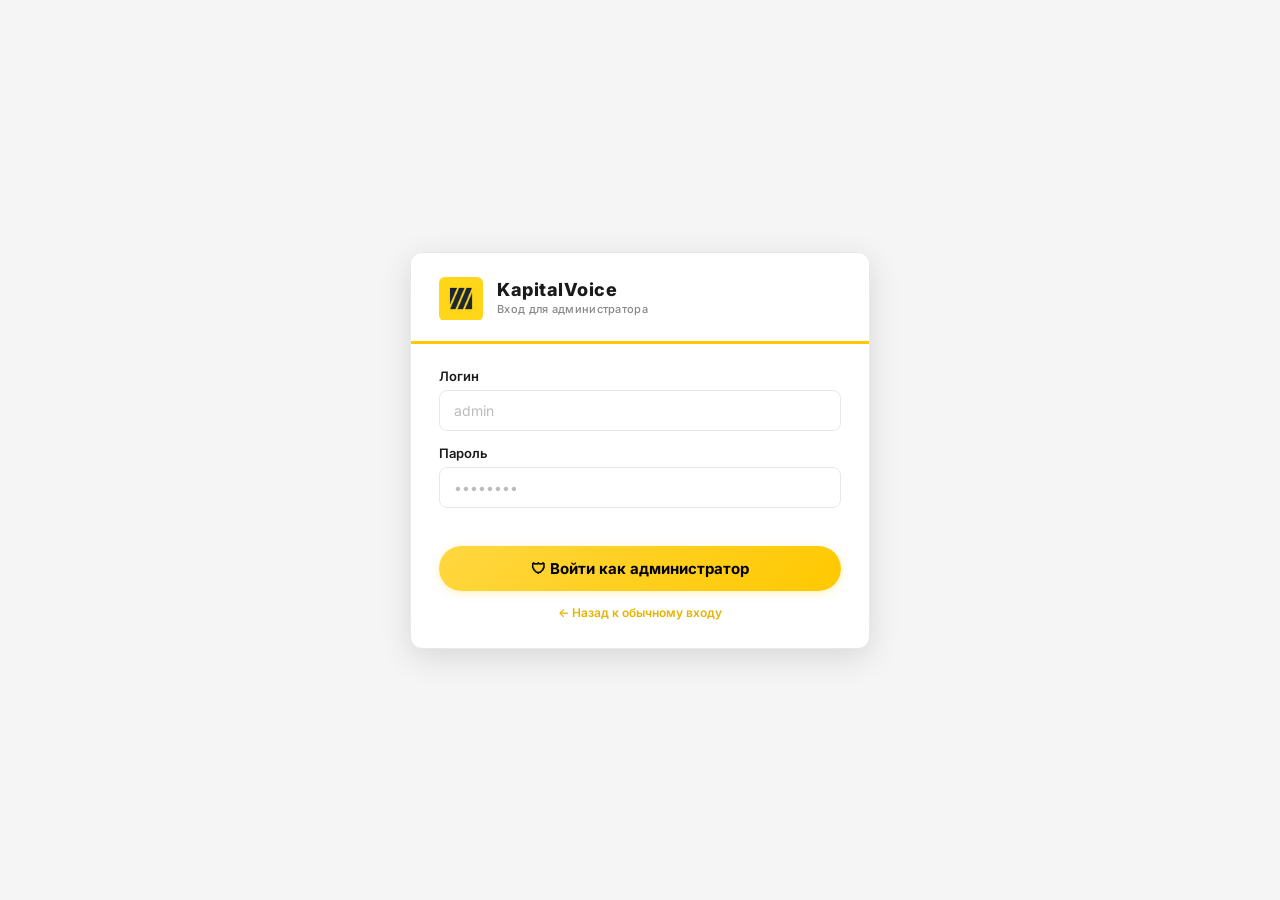
<file: login-admin.html>
<!DOCTYPE html>
<html lang="ru">
<head>
<meta charset="UTF-8">
<meta name="viewport" content="width=device-width,initial-scale=1,maximum-scale=1">
<title>KapitalVoice — Вход для администратора</title>
<link rel="icon" id="favicon" href="">
<link rel="manifest" href="manifest.json">
<meta name="theme-color" content="#FFC800">
<link rel="apple-touch-icon" href="icons/icon-180.png">
<meta name="apple-mobile-web-app-capable" content="yes">
<meta name="apple-mobile-web-app-status-bar-style" content="black-translucent">
<meta name="apple-mobile-web-app-title" content="KapitalVoice">
<link rel="icon" type="image/png" sizes="32x32" href="icons/icon-32.png">
<link rel="icon" type="image/png" sizes="16x16" href="icons/icon-16.png">
<link rel="preconnect" href="https://fonts.googleapis.com">
<link rel="preconnect" href="https://fonts.gstatic.com" crossorigin>
<link rel="preconnect" href="https://prxmupaitdmjcafucunx.supabase.co">
<link href="https://fonts.googleapis.com/css2?family=Inter:wght@300;400;500;600;700;800&family=IBM+Plex+Mono:wght@400;600&display=swap" rel="stylesheet">
<link rel="stylesheet" href="kapitalvoice.css?v=9">
</head>
<body>


<div class="screen on" id="screen-admin-auth">
  <div class="aw">
    <div class="ac">
      <div class="ah">
        <img class="ali" id="logo-img" src="" alt="KB">
        <div>
          <div class="abn">KapitalVoice</div>
          <div class="abs">Вход для администратора</div>
        </div>
      </div>
      <div class="abody">
        <label class="fl">Логин</label>
        <input class="fi" id="adm-login" type="text" placeholder="admin" autocomplete="username">
        <label class="fl">Пароль</label>
        <input class="fi" id="adm-pass" type="password" placeholder="••••••••" autocomplete="current-password">
        <div class="err" id="adm-err"></div>
        <button class="bny" onclick="doAdminLogin()">&#128737; Войти как администратор</button>
        <div class="admin-link">
          <a class="tl2" href="index.html">&#8592; Назад к обычному входу</a>
        </div>
      </div>
    </div>
  </div>
</div>

<div id="toast"></div>

<script src="config.js"></script>
<script>
document.getElementById('logo-img').src = KV_LOGO;
document.getElementById('favicon').href = KV_LOGO;
kvInitTheme();

(function(){
  var me = kvGetMe();
  if (me) {
    window.location.href = me.role === 'admin' ? 'admin.html' : 'forms.html';
  }
})();

function doAdminLogin() {
  var login = document.getElementById('adm-login').value.trim();
  var pass = document.getElementById('adm-pass').value;
  var err = document.getElementById('adm-err');
  err.textContent = '';
  if (!login || !pass) { err.textContent = 'Заполните логин и пароль'; return; }

  sbRpc('kv_admin_login', { p_login: login, p_pass: pass })
    .then(function(d) {
      var row = d && d[0];
      if (!row || row.status === 'invalid') { err.textContent = 'Неверный логин или пароль'; return; }
      if (row.status === 'locked') {
        var mins = Math.max(1, Math.ceil(row.locked_seconds / 60));
        err.textContent = 'Слишком много неудачных попыток. Попробуйте снова через ' + mins + ' мин.';
        return;
      }
      kvSetMe(row);
      window.location.href = 'admin.html';
    })
    .catch(function() { err.textContent = 'Ошибка соединения с базой данных'; });
}

document.getElementById('adm-pass').addEventListener('keydown', function(e) { if (e.key === 'Enter') doAdminLogin(); });
</script>
</body>
</html>
</file>
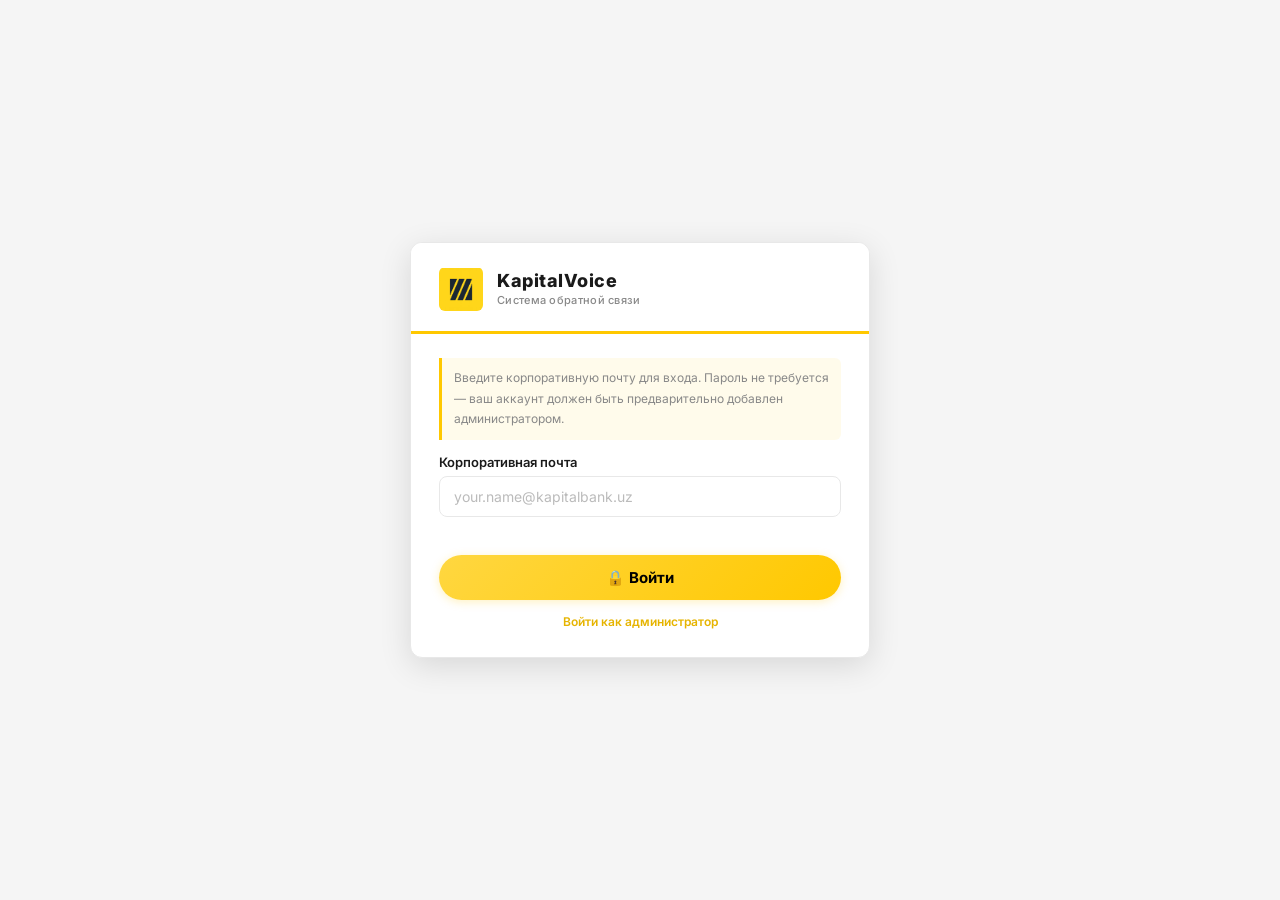
<file: login-employee.html>
<!DOCTYPE html>
<html lang="ru">
<head>
<meta charset="UTF-8">
<meta name="viewport" content="width=device-width,initial-scale=1,maximum-scale=1">
<title>KapitalVoice — Вход</title>
<link rel="icon" id="favicon" href="">
<link rel="preconnect" href="https://fonts.googleapis.com">
<link rel="preconnect" href="https://fonts.gstatic.com" crossorigin>
<link rel="preconnect" href="https://prxmupaitdmjcafucunx.supabase.co">
<link href="https://fonts.googleapis.com/css2?family=Inter:wght@300;400;500;600;700;800&family=IBM+Plex+Mono:wght@400;600&display=swap" rel="stylesheet">
<link rel="stylesheet" href="kapitalvoice.css?v=5">
</head>
<body>

<div class="screen on" id="screen-auth">
  <div class="aw">
    <div class="ac">
      <div class="ah">
        <img class="ali" id="logo-img" src="" alt="KB">
        <div>
          <div class="abn">KapitalVoice</div>
          <div class="abs">Система обратной связи</div>
        </div>
      </div>
      <div class="abody">
        <div class="setup-note">Введите корпоративную почту для входа. Пароль не требуется — ваш аккаунт должен быть предварительно добавлен администратором.</div>
        <label class="fl">Корпоративная почта</label>
        <input class="fi" id="a-email" type="email" placeholder="your.name@kapitalbank.uz" autocomplete="email">
        <div class="err" id="a-err"></div>
        <button class="bny" onclick="doLogin()">&#128274; Войти</button>
        <div class="admin-link">
          <a class="tl2" href="login-admin.html">Войти как администратор</a>
        </div>
      </div>
    </div>
  </div>
</div>

<div id="toast"></div>

<script src="config.js"></script>
<script>
document.getElementById('logo-img').src = KV_LOGO;
document.getElementById('favicon').href = KV_LOGO;
kvInitTheme();

(function(){
  var me = kvGetMe();
  if (me) {
    window.location.href = me.role === 'admin' ? 'admin.html' : 'forms.html';
  }
})();

function doLogin() {
  var email = document.getElementById('a-email').value.trim().toLowerCase();
  var err = document.getElementById('a-err');
  err.textContent = '';
  if (!email) { err.textContent = 'Введите почту'; return; }

  sbRpc('kv_employee_login', { p_email: email })
    .then(function(d) {
      if (!d || !d.length) { err.textContent = 'Такая почта не найдена. Обратитесь к администратору.'; return; }
      var user = d[0];
      if (user.role === 'admin') {
        err.textContent = 'Этот аккаунт — администратор. Используйте вход для администратора.';
        return;
      }
      kvSetMe(user);
      window.location.href = 'forms.html';
    })
    .catch(function() { err.textContent = 'Ошибка соединения с базой данных'; });
}

document.getElementById('a-email').addEventListener('keydown', function(e) { if (e.key === 'Enter') doLogin(); });
</script>
</body>
</html>
</file>
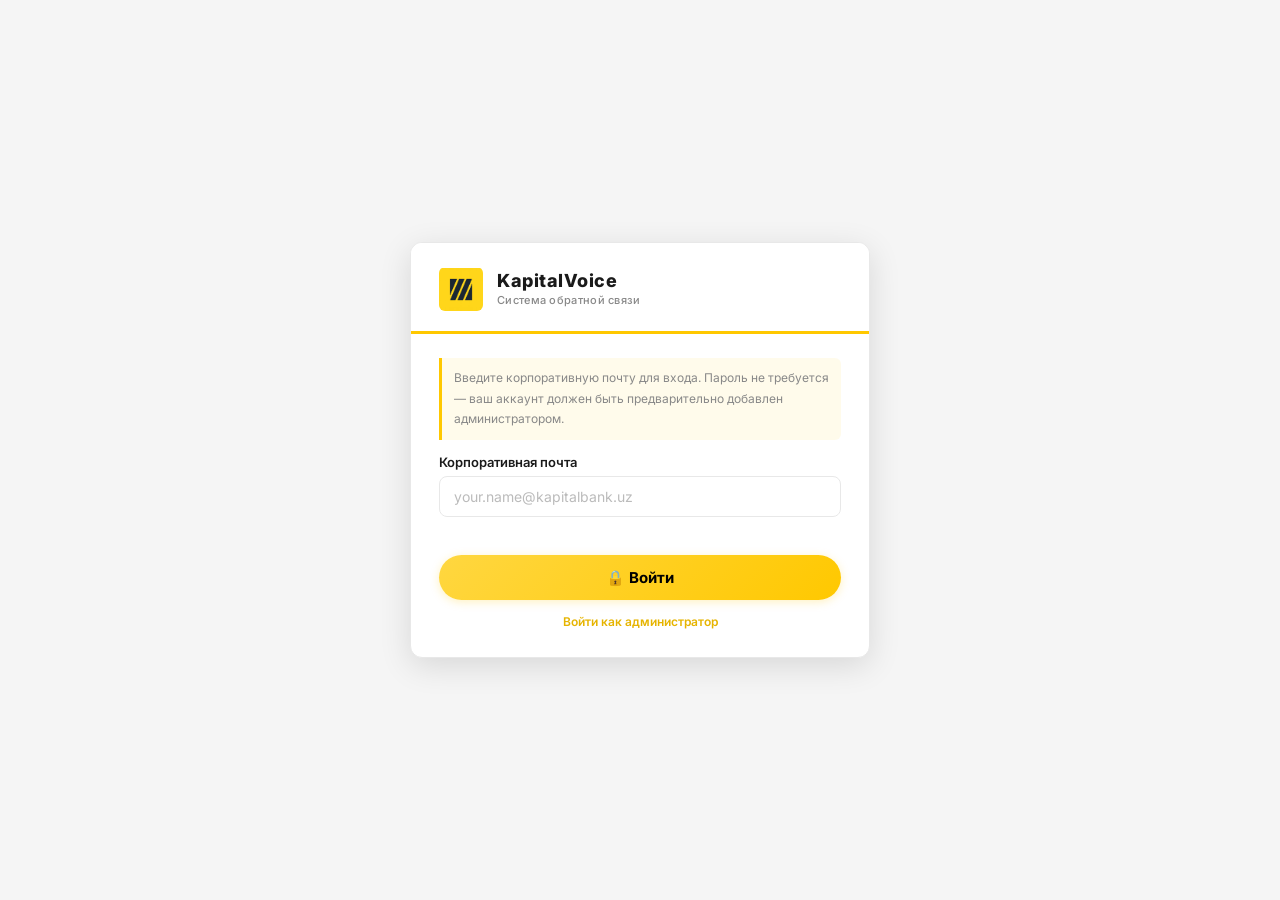
<file: news.html>
<!DOCTYPE html>
<html lang="ru">
<head>
<meta charset="UTF-8">
<meta name="viewport" content="width=device-width,initial-scale=1,maximum-scale=1">
<title>KapitalVoice — Новости</title>
<link rel="icon" id="favicon" href="">
<link rel="manifest" href="manifest.json">
<meta name="theme-color" content="#FFC800">
<link rel="apple-touch-icon" href="icons/icon-180.png">
<meta name="apple-mobile-web-app-capable" content="yes">
<meta name="apple-mobile-web-app-status-bar-style" content="black-translucent">
<meta name="apple-mobile-web-app-title" content="KapitalVoice">
<link rel="icon" type="image/png" sizes="32x32" href="icons/icon-32.png">
<link rel="icon" type="image/png" sizes="16x16" href="icons/icon-16.png">
<link rel="preconnect" href="https://fonts.googleapis.com">
<link rel="preconnect" href="https://fonts.gstatic.com" crossorigin>
<link rel="preconnect" href="https://prxmupaitdmjcafucunx.supabase.co">
<link href="https://fonts.googleapis.com/css2?family=Inter:wght@300;400;500;600;700;800&family=IBM+Plex+Mono:wght@400;600&display=swap" rel="stylesheet">
<link rel="stylesheet" href="kapitalvoice.css?v=9">
<style>
.news-search{position:relative;margin-bottom:16px}
.news-search .fi{margin-bottom:0;padding-left:38px}
.news-search .si{position:absolute;left:13px;top:50%;transform:translateY(-50%);color:var(--muted);font-size:14px;pointer-events:none}
.news-card{display:flex;gap:14px;align-items:flex-start;background:var(--card);border:1.5px solid var(--border);border-radius:var(--radius);padding:14px;margin-bottom:10px;cursor:pointer;transition:all .16s cubic-bezier(.4,0,.2,1);position:relative}
.news-card:hover{border-color:var(--y);transform:translateY(-2px);box-shadow:0 8px 22px rgba(0,0,0,.1)}
.news-thumb{width:64px;height:64px;border-radius:var(--radius-sm);object-fit:cover;flex-shrink:0;background:var(--card2)}
.news-thumb-ph{width:64px;height:64px;border-radius:var(--radius-sm);flex-shrink:0;background:linear-gradient(135deg,var(--y2),var(--y));display:flex;align-items:center;justify-content:center;font-size:24px}
.news-body{min-width:0;flex:1}
.news-title{font-size:14.5px;font-weight:700;color:var(--dark);margin-bottom:3px}
.news-excerpt{font-size:12.5px;color:var(--muted);line-height:1.5;overflow:hidden;display:-webkit-box;-webkit-line-clamp:2;-webkit-box-orient:vertical}
.news-meta{display:flex;align-items:center;gap:8px;margin-top:6px}
.news-date{font-size:11px;color:var(--muted2)}
.unread-dot{width:9px;height:9px;border-radius:50%;background:var(--y);border:2px solid var(--yd);position:absolute;top:12px;right:12px}
.read-badge{display:inline-flex;align-items:center;gap:4px;font-size:10.5px;font-weight:700;color:var(--ok)}
.news-detail-img{width:100%;border-radius:var(--radius-sm);margin-bottom:14px;display:block;max-height:360px;object-fit:cover}
.news-detail-body{font-size:14px;color:var(--text);line-height:1.75;white-space:pre-wrap;margin-bottom:18px}
.news-detail-date{font-size:12px;color:var(--muted);margin-bottom:10px}
.ack-done{display:flex;align-items:center;gap:8px;padding:12px;border-radius:var(--radius-sm);background:rgba(46,125,50,.08);border:1.5px solid rgba(46,125,50,.25);color:var(--ok);font-size:13px;font-weight:700}
</style>
</head>
<body>

<div id="app">
  <header>
    <button class="menu-toggle" id="menu-toggle"><span></span><span></span><span></span></button>
    <div class="hlog">
      <img class="hli" id="logo-img" src="" alt="KB">
      <div>
        <div class="hln">KapitalVoice</div>
        <div class="hls">Kapital Bank</div>
      </div>
    </div>
    <div class="hr2">
      <div class="ub" id="u-btn">
        <div class="rd u"></div>
        <span id="u-nm"></span>
        <span class="role-badge user">USER</span>
      </div>
      <button class="hb" onclick="togTheme()" title="Тема">&#9788;</button>
      <button class="hb" onclick="kvLogout('index.html')">&#8594;</button>
    </div>
  </header>

  <div class="layout">
    <div class="sb">
      <div class="sbt">
        <div class="sblab">Меню</div>
        <div class="lf">
          <button class="lb" onclick="window.location.href='forms.html'">
            <span>&#127968;</span><span class="lb-txt">Главная</span>
          </button>
          <button class="lb" onclick="window.location.href='forms.html'">
            <span>&#128203;</span><span class="lb-txt">Опросы</span>
          </button>
          <button class="lb" onclick="window.location.href='forms.html'">
            <span>&#127942;</span><span class="lb-txt">Тесты</span>
          </button>
          <button class="lb on" onclick="window.location.href='news.html'">
            <span>&#128240;</span><span class="lb-txt">Новости</span><span class="bdg" id="sb-news-cnt">0</span>
          </button>
          <div class="hdiv"></div>
          <button class="lb" onclick="window.location.href='feedback.html'">
            <span>&#9993;</span><span class="lb-txt">Написать обращение</span>
          </button>
        </div>
      </div>
    </div>

    <div class="main" id="main-content"></div>
  </div>
</div>

<!-- Модалка просмотра новости -->
<div class="overlay" id="ov-news">
  <div class="modal" id="modal-news" style="max-width:640px">
    <div class="mh">
      <div class="mh-t" id="news-d-title">Новость</div>
      <button class="close-btn" onclick="closeModal('ov-news')">&#10005;</button>
    </div>
    <div class="mb" id="news-d-body"></div>
  </div>
</div>

<div id="toast"></div>

<script src="config.js"></script>
<script>
var ME = null;
var ALL_NEWS = [];
var MY_READS = [];
var CURRENT_NEWS = null;

document.getElementById('logo-img').src = KV_LOGO;
document.getElementById('favicon').href = KV_LOGO;
kvInitTheme();
kvBindOverlayClose();

(function(){
  ME = kvRequireAuth(null);
  if (!ME) return;
  document.getElementById('u-nm').textContent = ME.name || ME.email;
  loadNews();
  kvInitMobileMenu();
})();

function myIdent() { return ME.email || ME.login || ''; }

function loadNews() {
  var mc = document.getElementById('main-content');
  mc.innerHTML =
    '<div style="max-width:720px">'+
    '<div class="vtit" style="margin-bottom:14px">Новости</div>'+
    '<div class="news-search"><span class="si">&#128269;</span><input class="fi" id="news-search-i" placeholder="Поиск по новостям..." oninput="filterNews()"></div>'+
    '<div id="news-list"><div class="es"><div class="ei">&#128240;</div><div>Загрузка...</div></div></div>'+
    '</div>';

  Promise.all([
    sbFetch('kv_news?select=*&order=created_at.desc').then(function(r){return r.json();}),
    sbFetch('kv_news_reads?user_email=eq.'+encodeURIComponent(myIdent())+'&select=news_id').then(function(r){return r.json();})
  ]).then(function(res){
    ALL_NEWS = res[0] || [];
    MY_READS = (res[1]||[]).map(function(x){return x.news_id;});
    setEl('sb-news-cnt', ALL_NEWS.filter(function(n){return MY_READS.indexOf(n.id)===-1;}).length);
    renderNewsList(ALL_NEWS);
    var wantId = new URLSearchParams(window.location.search).get('id');
    if (wantId) openNews(wantId);
  }).catch(function(){
    var el = document.getElementById('news-list');
    if (el) el.innerHTML = '<div class="es"><div class="ei">&#9888;</div><div>Ошибка загрузки</div></div>';
  });
}

function filterNews() {
  var q = (document.getElementById('news-search-i').value || '').trim().toLowerCase();
  if (!q) { renderNewsList(ALL_NEWS); return; }
  var filtered = ALL_NEWS.filter(function(n){
    return (n.title||'').toLowerCase().indexOf(q) !== -1 || (n.body||'').toLowerCase().indexOf(q) !== -1;
  });
  renderNewsList(filtered, q);
}

function renderNewsList(list, searchActive) {
  var el = document.getElementById('news-list');
  if (!el) return;
  if (!list.length) {
    el.innerHTML = '<div class="es"><div class="ei">&#128240;</div><div>'+(searchActive ? 'Ничего не найдено' : 'Пока нет новостей')+'</div></div>';
    return;
  }
  el.innerHTML = list.map(function(n){
    var isRead = MY_READS.indexOf(n.id) !== -1;
    var excerpt = (n.body||'').slice(0, 140);
    var thumb = n.image_data
      ? '<img class="news-thumb" src="'+n.image_data+'">'
      : '<div class="news-thumb-ph">&#128240;</div>';
    return '<div class="news-card" onclick="openNews(\''+n.id+'\')">'+
      (!isRead ? '<div class="unread-dot"></div>' : '')+
      thumb+
      '<div class="news-body">'+
      '<div class="news-title">'+esc(n.title)+'</div>'+
      '<div class="news-excerpt">'+esc(excerpt)+(n.body && n.body.length>140 ? '…' : '')+'</div>'+
      '<div class="news-meta">'+
      '<span class="news-date">'+fmtDate(n.created_at)+'</span>'+
      (isRead ? '<span class="read-badge">&#10003; Ознакомлен(а)</span>' : '')+
      '</div>'+
      '</div>'+
      '</div>';
  }).join('');
}

function openNews(id) {
  var n = ALL_NEWS.filter(function(x){return x.id===id;})[0];
  if (!n) return;
  CURRENT_NEWS = n;
  document.getElementById('news-d-title').textContent = n.title;
  var isRead = MY_READS.indexOf(n.id) !== -1;
  var html = '';
  if (n.image_data) html += '<img class="news-detail-img" src="'+n.image_data+'">';
  html += '<div class="news-detail-date">&#128197; '+fmtDate(n.created_at)+'</div>';
  html += '<div class="news-detail-body">'+esc(n.body||'')+'</div>';
  if (isRead) {
    html += '<div class="ack-done">&#10003; Вы ознакомились с этой новостью</div>';
  } else {
    html += '<button class="bny" onclick="markRead()">&#10003; Ознакомился(-ась)</button>';
  }
  document.getElementById('news-d-body').innerHTML = html;
  openModal('ov-news');
}

function markRead() {
  if (!CURRENT_NEWS) return;
  var payload = { news_id: CURRENT_NEWS.id, user_email: myIdent(), user_name: ME.name || myIdent() };
  sbFetch('kv_news_reads', { method: 'POST', body: JSON.stringify(payload), headers: {'Prefer':'return=minimal'} })
    .then(function(r){
      if (r.ok || r.status === 409) {
        if (MY_READS.indexOf(CURRENT_NEWS.id) === -1) MY_READS.push(CURRENT_NEWS.id);
        toast('Отмечено как прочитано', 'ok');
        openNews(CURRENT_NEWS.id);
        filterNews();
        setEl('sb-news-cnt', ALL_NEWS.filter(function(n){return MY_READS.indexOf(n.id)===-1;}).length);
      } else {
        toast('Не удалось отметить прочтение', 'err');
      }
    })
    .catch(function(){ toast('Ошибка соединения', 'err'); });
}
</script>
</body>
</html>
</file>
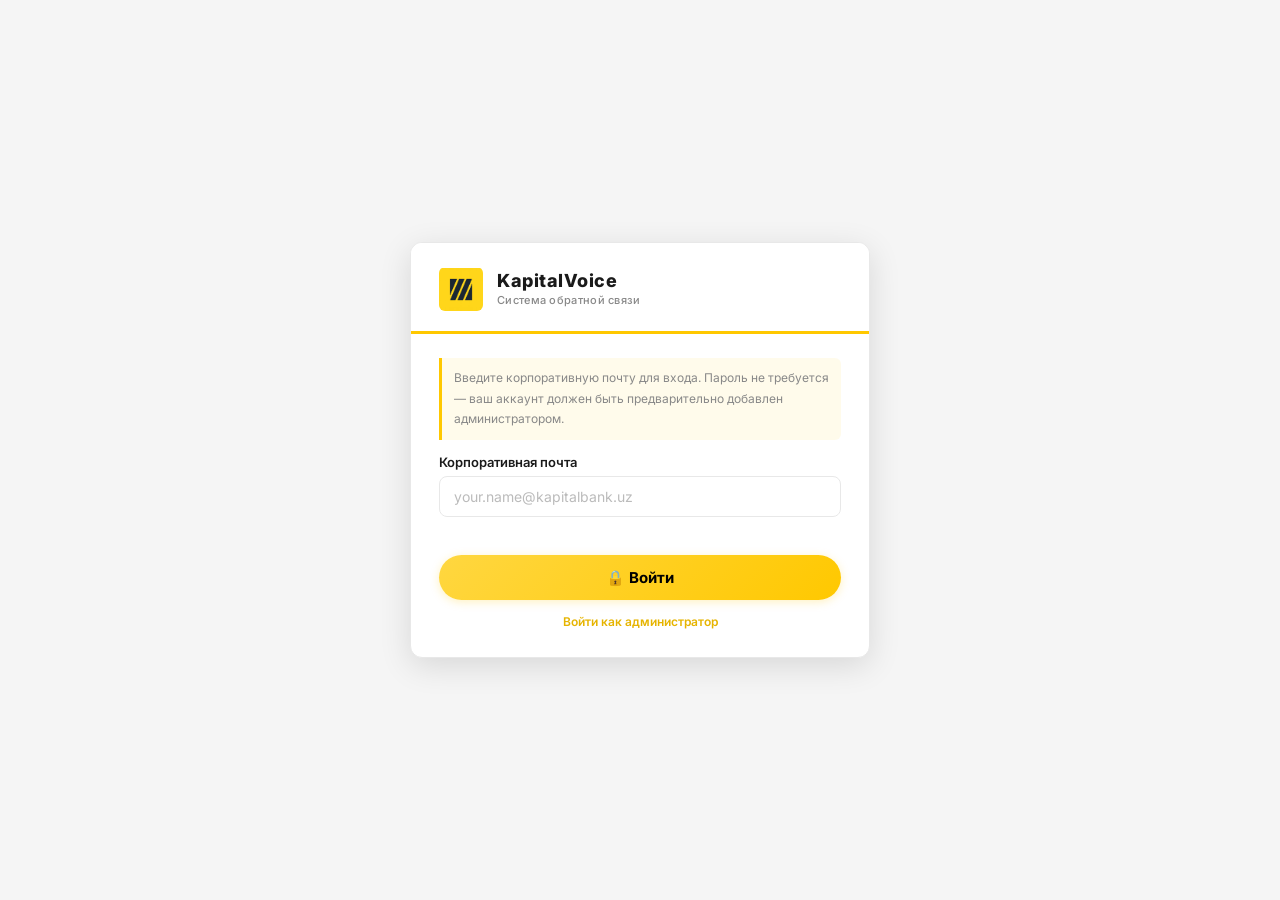
<file: quiz-take.html>
<!DOCTYPE html>
<html lang="ru">
<head>
<meta charset="UTF-8">
<meta name="viewport" content="width=device-width,initial-scale=1,maximum-scale=1">
<title>KapitalVoice — Тест</title>
<link rel="icon" id="favicon" href="">
<link rel="manifest" href="manifest.json">
<meta name="theme-color" content="#FFC800">
<link rel="apple-touch-icon" href="icons/icon-180.png">
<meta name="apple-mobile-web-app-capable" content="yes">
<meta name="apple-mobile-web-app-status-bar-style" content="black-translucent">
<meta name="apple-mobile-web-app-title" content="KapitalVoice">
<link rel="icon" type="image/png" sizes="32x32" href="icons/icon-32.png">
<link rel="icon" type="image/png" sizes="16x16" href="icons/icon-16.png">
<link rel="preconnect" href="https://fonts.googleapis.com">
<link rel="preconnect" href="https://fonts.gstatic.com" crossorigin>
<link rel="preconnect" href="https://prxmupaitdmjcafucunx.supabase.co">
<link href="https://fonts.googleapis.com/css2?family=Inter:wght@300;400;500;600;700;800&family=IBM+Plex+Mono:wght@400;600&display=swap" rel="stylesheet">
<link rel="stylesheet" href="kapitalvoice.css?v=9">
<style>

.quiz-shell {
  min-height: 100vh;
  background: var(--bg);
  display: flex;
  flex-direction: column;
}
.quiz-topbar {
  background: var(--card);
  border-bottom: 3px solid var(--y);
  padding: 0 24px;
  height: 58px;
  display: flex;
  align-items: center;
  justify-content: space-between;
  gap: 12px;
  position: sticky;
  top: 0;
  z-index: 50;
  box-shadow: 0 2px 10px rgba(0,0,0,.07);
}
.dk .quiz-topbar { background: #1a1a1a; }
.quiz-logo-row {
  display: flex;
  align-items: center;
  gap: 10px;
}
.quiz-logo-img { width: 32px; height: 32px; object-fit: contain; border-radius: 4px; }
.quiz-logo-name { font-size: 15px; font-weight: 800; color: var(--dark); }
.dk .quiz-logo-name { color: #fff; }
.quiz-progress-wrap {
  flex: 1;
  max-width: 360px;
  display: flex;
  flex-direction: column;
  gap: 4px;
}
.quiz-progress-label {
  font-size: 11px;
  font-weight: 600;
  color: var(--muted);
  text-align: center;
  letter-spacing: .3px;
}
.quiz-progress-track {
  height: 6px;
  background: var(--border);
  border-radius: 3px;
  overflow: hidden;
}
.quiz-progress-fill {
  height: 100%;
  background: var(--y);
  border-radius: 3px;
  transition: width .5s cubic-bezier(.4,0,.2,1);
}
.quiz-exit-btn {
  background: transparent;
  border: 1.5px solid var(--border);
  color: var(--muted);
  font-size: 13px;
  font-weight: 600;
  padding: 6px 14px;
  border-radius: 50px;
  cursor: pointer;
  transition: all .14s;
  display: flex;
  align-items: center;
  gap: 5px;
}
.quiz-exit-btn:hover { border-color: var(--danger); color: var(--danger); }

.quiz-main {
  flex: 1;
  display: flex;
  align-items: center;
  justify-content: center;
  padding: 24px 16px 40px;
}
.quiz-card {
  width: 100%;
  max-width: 680px;
  background: var(--card);
  border: 1.5px solid var(--border);
  border-radius: 16px;
  box-shadow: 0 8px 40px rgba(0,0,0,.1);
  overflow: hidden;
  animation: slideQ .35s cubic-bezier(.4,0,.2,1);
}
@keyframes slideQ {
  from { opacity: 0; transform: translateX(32px); }
  to   { opacity: 1; transform: translateX(0); }
}
@keyframes slideQBack {
  from { opacity: 0; transform: translateX(-32px); }
  to   { opacity: 1; transform: translateX(0); }
}
.quiz-card.back { animation: slideQBack .35s cubic-bezier(.4,0,.2,1); }

.qcard-head {
  background: linear-gradient(135deg, #1a1a1a 0%, #2a2a2a 100%);
  padding: 28px 32px 24px;
  position: relative;
  overflow: hidden;
  max-height: 260px;
  overflow-y: auto;
}
.qcard-head::-webkit-scrollbar { width: 5px; }
.qcard-head::-webkit-scrollbar-thumb { background: rgba(255,200,0,.3); border-radius: 3px; }
.qcard-head::after {
  content: "";
  position: absolute;
  bottom: 0; left: 0; right: 0;
  height: 3px;
  background: var(--y);
}
.qcard-num {
  font-size: 11px;
  font-weight: 700;
  color: rgba(255,200,0,.7);
  text-transform: uppercase;
  letter-spacing: 1px;
  margin-bottom: 10px;
  display: flex;
  align-items: center;
  gap: 6px;
}
.qcard-num-dot {
  width: 6px; height: 6px;
  background: var(--y);
  border-radius: 50%;
  display: inline-block;
  flex-shrink: 0;
}
.qcard-text {
  font-size: 22px;
  font-weight: 700;
  color: #ffffff;
  line-height: 1.4;
  max-width: 560px;
  word-break: break-word;
  overflow-wrap: break-word;
  white-space: pre-wrap;
}

.qcard-text.long { font-size: 17px; }
.qcard-text.xlong { font-size: 14px; line-height: 1.55; }

.qcard-body { padding: 28px 32px 32px; }
.qcard-hint {
  font-size: 12px;
  color: var(--muted);
  margin-bottom: 16px;
  display: flex;
  align-items: center;
  gap: 5px;
}


.opt-grid {
  display: grid;
  grid-template-columns: 1fr 1fr;
  gap: 12px;
  margin-bottom: 28px;
}
.opt-grid.stacked { grid-template-columns: 1fr; }
.opt-btn {
  position: relative;
  padding: 16px 18px;
  border: 2px solid var(--border);
  border-radius: 12px;
  background: var(--card2);
  cursor: pointer;
  transition: all .18s;
  text-align: left;
  display: flex;
  align-items: flex-start;
  gap: 12px;
  min-height: 64px;
  max-height: 220px;
  overflow-y: auto;
  outline: none;
}
.opt-btn::-webkit-scrollbar { width: 4px; }
.opt-btn::-webkit-scrollbar-thumb { background: var(--border2); border-radius: 2px; }
.opt-btn:hover {
  border-color: var(--y);
  background: rgba(255,200,0,.05);
  transform: translateY(-2px);
  box-shadow: 0 4px 16px rgba(255,200,0,.15);
}
.opt-btn.selected {
  border-color: var(--y);
  background: rgba(255,200,0,.1);
  box-shadow: 0 0 0 3px rgba(255,200,0,.2);
}
.opt-letter {
  flex-shrink: 0;
  width: 30px;
  height: 30px;
  border-radius: 8px;
  background: var(--border);
  color: var(--muted);
  font-size: 13px;
  font-weight: 800;
  display: flex;
  align-items: center;
  justify-content: center;
  transition: all .18s;
  font-family: "IBM Plex Mono", monospace;
  position: sticky;
  top: 0;
}
.opt-btn.selected .opt-letter {
  background: var(--y);
  color: #000;
}
.opt-text {
  font-size: 14px;
  font-weight: 500;
  color: var(--text);
  line-height: 1.45;
  padding-top: 4px;
  flex: 1;
  word-break: break-word;
  overflow-wrap: anywhere;
  white-space: pre-wrap;
}

.opt-btn.multi-selected {
  border-color: var(--y);
  background: rgba(255,200,0,.08);
}
.opt-btn.multi-selected .opt-letter {
  background: var(--y);
  color: #000;
}


.text-answer-wrap { margin-bottom: 28px; }
.text-answer-wrap .fta {
  font-size: 15px;
  min-height: 120px;
  border-radius: 12px;
  padding: 14px 16px;
}


.quiz-nav {
  display: flex;
  align-items: center;
  justify-content: space-between;
  gap: 12px;
  padding-top: 16px;
  border-top: 1px solid var(--border);
  flex-wrap: wrap;
}
.quiz-back-btn {
  background: transparent;
  border: 1.5px solid var(--border);
  color: var(--muted);
  font-size: 14px;
  font-weight: 600;
  padding: 11px 22px;
  border-radius: 50px;
  cursor: pointer;
  transition: all .18s;
  display: flex;
  align-items: center;
  gap: 6px;
  flex-shrink: 0;
}
.quiz-back-btn:hover { border-color: var(--text); color: var(--text); }
.quiz-back-btn:disabled { opacity: .35; pointer-events: none; }
.quiz-next-btn {
  background: var(--y);
  color: #000;
  border: none;
  font-size: 15px;
  font-weight: 700;
  padding: 13px 32px;
  border-radius: 50px;
  cursor: pointer;
  transition: all .18s;
  display: flex;
  align-items: center;
  gap: 8px;
  min-width: 160px;
  justify-content: center;
  flex-shrink: 0;
  margin-left: auto;
}
.quiz-next-btn:hover {
  background: var(--y2);
  box-shadow: 0 4px 18px rgba(255,200,0,.45);
  transform: translateY(-1px);
}
.quiz-next-btn.finish { background: #1a1a1a; color: #fff; }
.dk .quiz-next-btn.finish { background: var(--y); color: #000; }
.quiz-next-btn.finish:hover { background: #000; box-shadow: 0 4px 18px rgba(0,0,0,.3); }

.result-card {
  width: 100%;
  max-width: 560px;
  background: var(--card);
  border: 1.5px solid var(--border);
  border-radius: 20px;
  box-shadow: 0 8px 40px rgba(0,0,0,.1);
  text-align: center;
  padding: 48px 40px;
  animation: fadeUp .4s ease;
}
@keyframes fadeUp { from { opacity:0; transform: translateY(24px); } to { opacity:1; transform: translateY(0); } }
.result-icon {
  font-size: 56px;
  margin-bottom: 16px;
  line-height: 1;
}
.result-title { font-size: 26px; font-weight: 800; color: var(--dark); margin-bottom: 6px; }
.dk .result-title { color: #fff; }
.result-sub { font-size: 15px; color: var(--muted); margin-bottom: 28px; line-height: 1.6; }
.result-score-ring {
  width: 140px;
  height: 140px;
  margin: 0 auto 24px;
  position: relative;
}
.result-score-ring svg { transform: rotate(-90deg); }
.ring-bg { fill: none; stroke: var(--border); stroke-width: 10; }
.ring-fill { fill: none; stroke-width: 10; stroke-linecap: round; transition: stroke-dashoffset 1.2s cubic-bezier(.4,0,.2,1); }
.ring-text {
  position: absolute;
  inset: 0;
  display: flex;
  flex-direction: column;
  align-items: center;
  justify-content: center;
}
.ring-pct { font-size: 30px; font-weight: 800; color: var(--dark); line-height: 1; }
.dk .ring-pct { color: #fff; }
.ring-label { font-size: 11px; color: var(--muted); font-weight: 600; margin-top: 2px; }
.result-details { display: flex; gap: 12px; justify-content: center; margin-bottom: 28px; flex-wrap: wrap; }
.result-detail-chip {
  padding: 8px 16px;
  border-radius: 50px;
  font-size: 13px;
  font-weight: 700;
  border: 1.5px solid;
}
.chip-ok { color: var(--ok); border-color: rgba(46,125,50,.3); background: rgba(46,125,50,.07); }
.chip-err { color: var(--danger); border-color: rgba(211,47,47,.25); background: rgba(211,47,47,.05); }
.chip-tot { color: var(--muted); border-color: var(--border); background: var(--card2); }
.result-actions { display: flex; gap: 10px; justify-content: center; flex-wrap: wrap; }
.result-home-btn {
  background: var(--y);
  color: #000;
  border: none;
  font-size: 14px;
  font-weight: 700;
  padding: 12px 28px;
  border-radius: 50px;
  cursor: pointer;
  transition: all .18s;
}
.result-home-btn:hover { background: var(--y2); transform: translateY(-1px); }
.result-retry-btn {
  background: var(--card2);
  color: var(--text);
  border: 1.5px solid var(--border);
  font-size: 14px;
  font-weight: 600;
  padding: 12px 24px;
  border-radius: 50px;
  cursor: pointer;
  transition: all .18s;
}
.result-retry-btn:hover { border-color: var(--y); }


@media (max-width: 640px) {
  .quiz-topbar { padding: 0 14px; }
  .quiz-logo-name { display: none; }
  .quiz-progress-wrap { max-width: 160px; }
  .qcard-head { padding: 22px 20px 20px; }
  .qcard-text { font-size: 17px; }
  .qcard-body { padding: 20px 20px 24px; }
  .opt-grid { grid-template-columns: 1fr; gap: 10px; }
  .opt-btn { padding: 14px 16px; min-height: 56px; }
  .result-card { padding: 36px 22px; }
  .result-title { font-size: 20px; }
}
@media (max-width: 400px) {
  .qcard-text { font-size: 15px; }
  .opt-text { font-size: 13px; }
}
</style>
</head>
<body>
<div class="quiz-shell">
  
  <div class="quiz-topbar">
    <div class="quiz-logo-row">
      <img class="quiz-logo-img" id="q-logo" src="" alt="KB">
      <span class="quiz-logo-name">KapitalVoice</span>
    </div>
    <div class="quiz-progress-wrap" id="q-prog-wrap" style="display:none">
      <div class="quiz-progress-label" id="q-prog-label">Вопрос 1 из 5</div>
      <div class="quiz-progress-track">
        <div class="quiz-progress-fill" id="q-prog-fill" style="width:0%"></div>
      </div>
    </div>
    <button class="quiz-exit-btn" onclick="exitQuiz()">✕ Выйти</button>
  </div>

  
  <div class="quiz-main" id="quiz-main">
    <div style="text-align:center;color:var(--muted)">Загрузка теста...</div>
  </div>
</div>

<div id="toast"></div>

<script src="config.js"></script>
<script>
var ME = null;
var FORM = null;
var QUESTIONS = [];
var ANSWERS = []; 
var CURRENT_Q = 0;
var LETTERS = ['A','B','C','D'];
var FORM_ID = null;

kvInitTheme();
document.getElementById('q-logo').src = KV_LOGO;
document.getElementById('favicon').href = KV_LOGO;

(function(){
  ME = kvRequireAuth(null);
  if (!ME) return;
  
  var params = new URLSearchParams(window.location.search);
  FORM_ID = params.get('id');
  if (!FORM_ID) { showError('Тест не найден. Вернитесь на главную.'); return; }
  loadForm();
})();

function loadForm() {
  sbRpc('kv_public_get_form', {p_id: FORM_ID})
    .then(function(arr){
      if (!arr || !arr[0]) { showError('Тест не найден.'); return; }
      FORM = arr[0];
      QUESTIONS = (FORM.questions || []).filter(function(q){
        
        if (q.options && q.options.length > 4) q.options = q.options.slice(0,4);
        return true;
      });
      
      ANSWERS = QUESTIONS.map(function(q){
        return q.type === 'multi' ? [] : null;
      });
      document.title = 'KapitalVoice — ' + FORM.title;
      document.getElementById('q-prog-wrap').style.display = 'flex';
      renderQuestion(0, false);
    }).catch(function(){ showError('Ошибка загрузки теста. Проверьте соединение.'); });
}

function showError(msg) {
  document.getElementById('quiz-main').innerHTML =
    '<div style="text-align:center;max-width:400px"><div style="font-size:40px;margin-bottom:16px">⚠️</div>'+
    '<div style="font-size:16px;font-weight:700;color:var(--text);margin-bottom:10px">Ошибка</div>'+
    '<div style="font-size:14px;color:var(--muted);line-height:1.6;margin-bottom:20px">'+msg+'</div>'+
    '<button class="bny" style="max-width:200px" onclick="window.location.href=\'forms.html\'">На главную</button></div>';
}

function updateProgress(qi) {
  var total = QUESTIONS.length;
  var pct = Math.round(((qi) / total) * 100);
  document.getElementById('q-prog-fill').style.width = pct + '%';
  document.getElementById('q-prog-label').textContent = 'Вопрос ' + (qi+1) + ' из ' + total;
}

function renderQuestion(qi, goingBack) {
  CURRENT_Q = qi;
  updateProgress(qi);
  var q = QUESTIONS[qi];
  var isLast = qi === QUESTIONS.length - 1;
  var isSurvey = FORM.type === 'survey';

  var cardClass = 'quiz-card' + (goingBack ? ' back' : '');


  var qText = q.text || 'Вопрос без текста';
  var qTextClass = '';
  if (qText.length > 220) qTextClass = ' xlong';
  else if (qText.length > 110) qTextClass = ' long';

  var bodyHtml = '';

  if (q.type === 'text') {
    bodyHtml += '<div class="text-answer-wrap"><textarea class="fta" id="text-ans" placeholder="Введите ваш ответ..." style="min-height:120px">'+esc(ANSWERS[qi] || '')+'</textarea></div>';
  } else {
   
    var isMulti = q.type === 'multi';
    var hintText = isMulti ? '&#9745; Выберите все подходящие варианты' : '&#9711; Выберите один вариант';
    bodyHtml += '<div class="qcard-hint">'+hintText+'</div>';
    var opts = (q.options || []).slice(0, 4);
   
    var hasLongOpt = opts.some(function(o){ return (o.text||'').length > 60; });
    bodyHtml += '<div class="opt-grid'+(hasLongOpt?' stacked':'')+'">';
    opts.forEach(function(opt, oi) {
      var letter = LETTERS[oi];
      var isSelected = isMulti
        ? (ANSWERS[qi] || []).indexOf(oi) !== -1
        : ANSWERS[qi] === oi;
      var selClass = isSelected ? (isMulti ? ' multi-selected' : ' selected') : '';
      bodyHtml +=
        '<button class="opt-btn'+selClass+'" onclick="selectOpt('+oi+','+isMulti+')" id="opt-'+oi+'">'+
        '<span class="opt-letter">'+letter+'</span>'+
        '<span class="opt-text">'+esc(opt.text || ('Вариант '+letter))+'</span>'+
        '</button>';
    });
    bodyHtml += '</div>';
  }

  var navHtml =
    '<div class="quiz-nav">'+
    '<button class="quiz-back-btn" onclick="goBack()"'+(qi===0?' disabled':'')+'>&#8592; Назад</button>'+
    (isLast
      ? '<button class="quiz-next-btn finish" onclick="submitQuiz()">Завершить &#10003;</button>'
      : '<button class="quiz-next-btn" onclick="goNext()">Далее &#8594;</button>'
    )+
    '</div>';

  var html =
    '<div class="'+cardClass+'">'+
    '<div class="qcard-head">'+
    '<div class="qcard-num"><span class="qcard-num-dot"></span>Вопрос '+(qi+1)+' из '+QUESTIONS.length+(isSurvey?' · Опрос':' · Тест')+'</div>'+
    '<div class="qcard-text'+qTextClass+'">'+esc(qText)+'</div>'+
    '</div>'+
    '<div class="qcard-body">'+
    bodyHtml+
    navHtml+
    '</div>'+
    '</div>';

  document.getElementById('quiz-main').innerHTML = html;
}

function selectOpt(oi, isMulti) {
  if (isMulti) {
    var arr = ANSWERS[CURRENT_Q] || [];
    var idx = arr.indexOf(oi);
    if (idx === -1) arr.push(oi); else arr.splice(idx,1);
    ANSWERS[CURRENT_Q] = arr;
   
    var opts = document.querySelectorAll('.opt-btn');
    opts.forEach(function(b, i){ b.classList.remove('multi-selected'); });
    arr.forEach(function(sel){
      var b = document.getElementById('opt-'+sel);
      if (b) b.classList.add('multi-selected');
    });
  } else {
    ANSWERS[CURRENT_Q] = oi;
 
    document.querySelectorAll('.opt-btn').forEach(function(b){ b.classList.remove('selected'); });
    var btn = document.getElementById('opt-'+oi);
    if (btn) btn.classList.add('selected');
  }
}

function collectTextAnswer() {
  var ta = document.getElementById('text-ans');
  if (ta) ANSWERS[CURRENT_Q] = ta.value.trim();
}

function goNext() {
  collectTextAnswer();
  if (CURRENT_Q < QUESTIONS.length - 1) {
    renderQuestion(CURRENT_Q + 1, false);
  }
}

function goBack() {
  collectTextAnswer();
  if (CURRENT_Q > 0) {
    renderQuestion(CURRENT_Q - 1, true);
  }
}

function exitQuiz() {
  if (confirm('Выйти из теста? Ваши ответы не будут сохранены.')) {
    window.location.href = 'forms.html';
  }
}

function submitQuiz() {
  collectTextAnswer();

  var answers = QUESTIONS.map(function(q, qi) {
    return { value: ANSWERS[qi] };
  });

  document.querySelector('.quiz-next-btn').textContent = 'Отправка...';
  document.querySelector('.quiz-next-btn').disabled = true;

  // Балл больше не считается в браузере: правильные ответы сюда даже не
  // приходят. Подсчёт делает kv_submit_response внутри базы данных, так что
  // подменить результат через сетевую вкладку/консоль больше нельзя.
  sbRpc('kv_submit_response', {
    p_form_id: FORM.id,
    p_user_email: ME.email || ME.login || '',
    p_user_name: ME.name || ME.email,
    p_is_anonymous: false,
    p_answers: answers
  }).then(function(rows){
    var row = rows && rows[0];
    showResult(row ? row.score : null, row ? row.max_score : null);
  }).catch(function(){
    toast('Ошибка отправки. Попробуйте снова.', 'err');
    document.querySelector('.quiz-next-btn').textContent = 'Завершить ✓';
    document.querySelector('.quiz-next-btn').disabled = false;
  });
}

function showResult(score, maxScore) {
  document.getElementById('q-prog-fill').style.width = '100%';
  document.getElementById('q-prog-label').textContent = 'Завершено!';

  var isSurvey = FORM.type === 'survey';
  var notScored = !isSurvey && !maxScore; 
  var pct = maxScore ? Math.round(score / maxScore * 100) : null;

  var icon, titleText, subText;
  if (isSurvey) {
    icon = '🎉';
    titleText = 'Спасибо за участие!';
    subText = 'Ваш ответ успешно отправлен.';
  } else if (notScored) {
    icon = '✅';
    titleText = 'Ответ принят!';
    subText = 'Ваш ответ по тесту «'+esc(FORM.title)+'» отправлен. Подсчёт баллов для этого теста не настроен администратором.';
  } else {
    icon = pct >= 70 ? '🏆' : pct >= 40 ? '👍' : '📚';
    titleText = pct >= 70 ? 'Отличный результат!' : pct >= 40 ? 'Хороший результат!' : 'Неплохой результат!';
    subText = 'Ваш результат по тесту «'+esc(FORM.title)+'»';
  }

  
  var ringColor = (pct >= 70) ? '#2e7d32' : (pct >= 40) ? '#FFC800' : '#d32f2f';
  var circumference = 2 * Math.PI * 52; 
  var offset = circumference - (pct / 100 * circumference);

  var ringSvg = (isSurvey || notScored) ? '' :
    '<div class="result-score-ring">'+
    '<svg viewBox="0 0 120 120" width="140" height="140">'+
    '<circle class="ring-bg" cx="60" cy="60" r="52"/>'+
    '<circle class="ring-fill" cx="60" cy="60" r="52" stroke="'+ringColor+'" '+
      'stroke-dasharray="'+circumference.toFixed(1)+'" '+
      'stroke-dashoffset="'+circumference.toFixed(1)+'" '+
      'id="ring-arc"/>'+
    '</svg>'+
    '<div class="ring-text">'+
    '<div class="ring-pct" id="ring-pct-txt">0%</div>'+
    '<div class="ring-label">результат</div>'+
    '</div>'+
    '</div>';

  var detailsHtml = '';
  if (!isSurvey && !notScored && maxScore) {
    detailsHtml =
      '<div class="result-details">'+
      '<div class="result-detail-chip chip-ok">✓ Верно: '+score+'</div>'+
      '<div class="result-detail-chip chip-err">✗ Неверно: '+(maxScore-score)+'</div>'+
      '<div class="result-detail-chip chip-tot">Всего: '+maxScore+'</div>'+
      '</div>';
  }

  document.getElementById('quiz-main').innerHTML =
    '<div class="result-card">'+
    '<div class="result-icon">'+icon+'</div>'+
    ringSvg+
    '<div class="result-title">'+titleText+'</div>'+
    '<div class="result-sub">'+subText+'</div>'+
    detailsHtml+
    '<div class="result-actions">'+
    '<button class="result-home-btn" onclick="window.location.href=\'forms.html\'">&#127968; На главную</button>'+
    '</div>'+
    '</div>';

 
  if (!isSurvey && !notScored && maxScore) {
    setTimeout(function(){
      var arc = document.getElementById('ring-arc');
      var txt = document.getElementById('ring-pct-txt');
      if (arc) arc.style.strokeDashoffset = offset.toFixed(1);
     
      var start = 0;
      var dur = 1200;
      var step = 16;
      var inc = pct / (dur / step);
      var cur = 0;
      var timer = setInterval(function(){
        cur = Math.min(cur + inc, pct);
        if (txt) txt.textContent = Math.round(cur) + '%';
        if (cur >= pct) clearInterval(timer);
      }, step);
    }, 200);
  }
}

function esc(s) {
  return String(s||'').replace(/&/g,'&amp;').replace(/</g,'&lt;').replace(/>/g,'&gt;').replace(/"/g,'&quot;');
}
</script>
</body>
</html>
</file>
<file: kapitalvoice.css>
:root{
  --bg:#f5f5f5;--card:#ffffff;--card2:#f8f8f8;--border:#e8e8e8;--border2:#d0d0d0;
  --dark:#1a1a1a;--dark2:#222222;
  --y:#FFC800;--y2:#FFD740;--yd:#e6b400;--ydk:#b38c00;
  --text:#1a1a1a;--muted:#888;--muted2:#bbb;
  --danger:#d32f2f;--ok:#2e7d32;
  --shadow:0 2px 8px rgba(0,0,0,.06);--shadow2:0 8px 32px rgba(0,0,0,.12);
  --radius:12px;--radius-sm:8px;--radius-xs:6px;
}
.dk{
  --bg:#111;--card:#1e1e1e;--card2:#252525;--border:#333;--border2:#444;
  --text:#f0f0f0;--muted:#777;--muted2:#555;
  --shadow:0 2px 10px rgba(0,0,0,.4);--shadow2:0 8px 32px rgba(0,0,0,.6);
}
*{margin:0;padding:0;box-sizing:border-box;-webkit-tap-highlight-color:transparent}
body{background:var(--bg);color:var(--text);font-family:"Inter",sans-serif;min-height:100vh;overflow-x:hidden;transition:background .25s,color .25s}

.screen{position:fixed;inset:0;z-index:500;display:none;align-items:center;justify-content:center;background:var(--bg);padding:16px;overflow-y:auto}
.screen.on{display:flex}
.aw{width:100%;max-width:460px;margin:auto}
.ac{background:var(--card);border:1px solid var(--border);border-radius:var(--radius);overflow:hidden;box-shadow:var(--shadow2);animation:fup .3s ease}
.ah{background:#fff;padding:24px 28px 20px;display:flex;align-items:center;gap:14px;border-bottom:3px solid var(--y)}
.dk .ah{background:#1e1e1e}
.ali{width:44px;height:44px;object-fit:contain;border-radius:6px}
.abn{font-size:18px;font-weight:800;letter-spacing:.5px;color:var(--dark);line-height:1}
.dk .abn{color:#fff}
.abs{font-size:11px;color:var(--muted);margin-top:3px;font-weight:500;letter-spacing:.3px}
.abody{padding:24px 28px 28px}
@keyframes fup{from{opacity:0;transform:translateY(16px)}to{opacity:1;transform:translateY(0)}}


.fl{font-size:13px;font-weight:600;color:var(--text);display:block;margin-bottom:6px}
.fi,.fsl,.fta{width:100%;background:#fff;border:1.5px solid var(--border);border-radius:var(--radius-sm);padding:11px 14px;color:var(--text);font-family:"Inter",sans-serif;font-size:14px;outline:none;transition:border-color .18s,box-shadow .18s;margin-bottom:14px}
.dk .fi,.dk .fsl,.dk .fta{background:var(--card2)}
.fi:focus,.fsl:focus,.fta:focus{border-color:var(--y);box-shadow:0 0 0 4px rgba(255,200,0,.16)}
.fi::placeholder,.fta::placeholder{color:var(--muted2)}
.fta{min-height:120px;resize:vertical;line-height:1.7;margin-bottom:0}
.fsl{cursor:pointer;appearance:none;background-image:url("data:image/svg+xml,%3Csvg xmlns='http://www.w3.org/2000/svg' width='10' height='6'%3E%3Cpath d='M0 0l5 6 5-6z' fill='%23888'/%3E%3C/svg%3E");background-repeat:no-repeat;background-position:right 12px center;background-color:#fff;padding-right:30px}
.dk .fsl{background-color:var(--card2)}


.btn{display:inline-flex;align-items:center;justify-content:center;gap:6px;padding:11px 20px;border-radius:50px;border:none;font-family:"Inter",sans-serif;font-size:14px;font-weight:600;cursor:pointer;letter-spacing:.2px;transition:all .18s cubic-bezier(.4,0,.2,1);white-space:nowrap}
.bny{background:linear-gradient(135deg,var(--y2),var(--y));color:#000;width:100%;font-size:15px;padding:13px;border-radius:50px;border:none;font-family:"Inter",sans-serif;font-weight:700;cursor:pointer;transition:all .18s cubic-bezier(.4,0,.2,1);display:flex;align-items:center;justify-content:center;gap:6px;margin-top:4px;box-shadow:0 2px 10px rgba(255,200,0,.25)}
.bny:hover{background:linear-gradient(135deg,#FFE066,var(--y2));box-shadow:0 6px 22px rgba(255,200,0,.5);transform:translateY(-1px)}
.bny:active{transform:translateY(0) scale(.98);box-shadow:0 2px 8px rgba(255,200,0,.35)}
.bndk{background:linear-gradient(135deg,#2a2a2a,var(--dark2));color:#fff;border:none;border-radius:50px;padding:11px 20px;font-family:"Inter",sans-serif;font-size:14px;font-weight:600;cursor:pointer;transition:all .18s cubic-bezier(.4,0,.2,1);display:inline-flex;align-items:center;gap:6px;box-shadow:0 2px 10px rgba(0,0,0,.18)}
.bndk:hover{background:#000;transform:translateY(-1px);box-shadow:0 6px 18px rgba(0,0,0,.28)}
.bndk:active{transform:translateY(0) scale(.98)}
.bng{background:#fff;border:1.5px solid var(--border2);color:var(--muted);font-size:12px;padding:8px 14px;border-radius:50px;font-family:"Inter",sans-serif;font-weight:600;cursor:pointer;transition:all .16s cubic-bezier(.4,0,.2,1);display:inline-flex;align-items:center;gap:5px}
.dk .bng{background:var(--card2)}
.bng:hover{border-color:var(--text);color:var(--text);transform:translateY(-1px)}
.bng:active{transform:translateY(0) scale(.97)}
.bndg{background:rgba(211,47,47,.06);border:1.5px solid rgba(211,47,47,.3);color:var(--danger);padding:8px 14px;font-size:12px;border-radius:50px;font-family:"Inter",sans-serif;font-weight:600;cursor:pointer;transition:all .16s cubic-bezier(.4,0,.2,1);display:inline-flex;align-items:center;gap:5px}
.bndg:hover{background:rgba(211,47,47,.12);transform:translateY(-1px);box-shadow:0 4px 14px rgba(211,47,47,.18)}
.bndg:active{transform:translateY(0) scale(.97)}
.bsm{padding:5px 9px;font-size:11px}
.bnok{background:linear-gradient(135deg,#2a2a2a,var(--dark2));color:#fff;padding:8px 14px;font-size:12px;border-radius:50px;border:none;font-family:"Inter",sans-serif;font-weight:600;cursor:pointer;transition:all .16s cubic-bezier(.4,0,.2,1);display:inline-flex;align-items:center;gap:5px;box-shadow:0 2px 8px rgba(0,0,0,.16)}
.bnok:hover{background:#000;transform:translateY(-1px);box-shadow:0 5px 16px rgba(0,0,0,.25)}
.bnok:active{transform:translateY(0) scale(.97)}
.cpbtn{background:linear-gradient(135deg,var(--y2),var(--y));color:#000;border:none;border-radius:50px;font-size:11px;font-family:"Inter",sans-serif;font-weight:700;padding:6px 14px;cursor:pointer;transition:all .16s cubic-bezier(.4,0,.2,1);white-space:nowrap;box-shadow:0 2px 8px rgba(255,200,0,.2)}
.cpbtn:hover{background:linear-gradient(135deg,#FFE066,var(--y2));transform:translateY(-1px);box-shadow:0 4px 14px rgba(255,200,0,.4)}
.cpbtn:active{transform:translateY(0) scale(.96)}
button:focus-visible,.fi:focus-visible,.fsl:focus-visible,a:focus-visible{outline:2px solid var(--yd);outline-offset:2px}
.err{color:var(--danger);font-size:12px;margin-top:4px;min-height:16px}
.hdiv{border:none;border-top:1px solid var(--border);margin:14px 0}
.tl2{color:var(--yd);cursor:pointer;font-size:12px;font-weight:600;text-decoration:none}
.tl2:hover{text-decoration:underline}
.admin-link{text-align:center;margin-top:14px;font-size:12px;color:var(--muted)}


header{position:sticky;top:0;z-index:100;background:#fff;border-bottom:3px solid var(--y);padding:0 20px;display:flex;align-items:center;justify-content:space-between;height:58px;box-shadow:0 2px 8px rgba(0,0,0,.06)}
header,header *{min-width:0}
.dk header{background:#1a1a1a}
.hlog{display:flex;align-items:center;gap:10px;text-decoration:none;flex-shrink:0}
.hli{width:32px;height:32px;object-fit:contain;border-radius:5px;flex-shrink:0}
.hln{font-size:15px;font-weight:800;letter-spacing:.5px;color:var(--dark);white-space:nowrap}
.dk .hln{color:#fff}
.hls{font-size:10px;color:var(--muted);margin-top:1px;letter-spacing:.3px}
.hr2{display:flex;align-items:center;gap:8px;flex-shrink:1}
.ub{display:flex;align-items:center;gap:6px;padding:6px 12px;background:rgba(255,200,0,.1);border:1.5px solid rgba(255,200,0,.4);border-radius:50px;font-size:12px;cursor:pointer;color:var(--dark);font-weight:600;transition:all .14s}
.ub:hover{border-color:var(--y);background:rgba(255,200,0,.2)}
.rd{width:7px;height:7px;border-radius:50%;flex-shrink:0}
.rd.ra{background:var(--y)}.rd.u{background:#7c8cff}
.hb{padding:6px 10px;background:transparent;border:1.5px solid var(--border);border-radius:var(--radius-sm);color:var(--muted);font-size:14px;cursor:pointer;transition:all .14s;font-family:"Inter",sans-serif;flex-shrink:0}
.hb:hover{border-color:var(--y);color:var(--dark)}
.dk .hb:hover{color:var(--y)}
.role-badge{font-size:10px;font-weight:700;padding:3px 8px;border-radius:20px;letter-spacing:.5px}
.role-badge.admin{background:rgba(255,200,0,.2);color:var(--yd);border:1px solid rgba(255,200,0,.4)}
.role-badge.user{background:rgba(124,140,255,.15);color:#4a5fc1;border:1px solid rgba(124,140,255,.3)}


.menu-toggle{display:none;flex-direction:column;justify-content:center;gap:4px;width:34px;height:34px;background:transparent;border:1.5px solid var(--border);border-radius:var(--radius-sm);cursor:pointer;padding:0}
.menu-toggle span{display:block;width:16px;height:2px;background:var(--text);margin:0 auto;border-radius:2px;transition:transform .2s,opacity .2s}
.menu-toggle.on span:nth-child(1){transform:translateY(6px) rotate(45deg)}
.menu-toggle.on span:nth-child(2){opacity:0}
.menu-toggle.on span:nth-child(3){transform:translateY(-6px) rotate(-45deg)}
.sb-overlay{display:none;position:fixed;inset:58px 0 0 0;background:rgba(0,0,0,.45);z-index:90}
.sb-overlay.on{display:block}


.layout{display:grid;grid-template-columns:258px 1fr;min-height:calc(100vh - 58px)}
.sb{background:var(--card);border-right:1px solid var(--border);display:flex;flex-direction:column;position:sticky;top:58px;height:calc(100vh - 58px);overflow-y:auto;z-index:95;transition:transform .22s ease}
.sbt{padding:14px}
.sblab{font-size:10px;font-weight:700;color:var(--muted);margin-bottom:6px;padding-top:12px;text-transform:uppercase;letter-spacing:.8px}
.lf{display:flex;flex-direction:column;gap:2px}
.lb{display:flex;align-items:center;gap:8px;padding:8px 10px;border-radius:var(--radius-sm);border:1.5px solid transparent;background:transparent;color:var(--muted);cursor:pointer;font-family:"Inter",sans-serif;font-size:13px;transition:all .12s;text-align:left;width:100%;overflow:hidden}
.lb:hover{background:var(--card2);color:var(--text)}
.lb.on{background:rgba(255,200,0,.12);border-color:rgba(255,200,0,.4);color:var(--dark);font-weight:600}
.dk .lb.on{color:var(--y)}
.lb-txt{flex:1;min-width:0;overflow:hidden;text-overflow:ellipsis;white-space:nowrap}
.bdg{margin-left:auto;background:var(--border);padding:2px 7px;border-radius:20px;font-size:10px;font-family:"IBM Plex Mono",monospace;flex-shrink:0}
.lb.on .bdg{background:rgba(255,200,0,.2);color:var(--yd)}
.sbsec{padding:0 14px 12px;border-bottom:1px solid var(--border)}
.sbbtn{margin:10px 14px;padding:10px 14px;background:var(--y);color:#000;border:none;border-radius:50px;font-family:"Inter",sans-serif;font-size:12px;font-weight:700;cursor:pointer;transition:all .14s;display:flex;align-items:center;justify-content:center;gap:6px;letter-spacing:.3px}
.sbbtn:hover{background:var(--y2);transform:translateY(-1px)}


.main{padding:20px;display:flex;flex-direction:column;gap:14px;background:var(--bg);min-width:0}
.layout,.layout *{min-width:0}
.mon{display:grid;grid-template-columns:repeat(4,1fr);gap:10px}
.mon-3{display:grid;grid-template-columns:repeat(3,1fr);gap:10px}
@media (max-width:600px){.mon-3{grid-template-columns:1fr 1fr}}
@media (max-width:340px){.mon-3{grid-template-columns:1fr}}
.mc{background:var(--card);border:1.5px solid var(--border);border-radius:var(--radius);padding:16px;position:relative;overflow:hidden;box-shadow:var(--shadow);transition:transform .14s}
.mc:hover{transform:translateY(-2px)}
.mc::after{content:"";position:absolute;bottom:0;left:0;right:0;height:3px;background:var(--y);border-radius:0 0 var(--radius) var(--radius)}
.mcl{font-size:10px;font-weight:700;color:var(--muted);letter-spacing:.8px;text-transform:uppercase;margin-bottom:6px}
.mcv{font-size:28px;font-weight:800;color:var(--dark);line-height:1;margin-bottom:2px}
.dk .mcv{color:#fff}
.mcs{font-size:11px;color:var(--muted)}
.ctrl{display:flex;align-items:center;justify-content:space-between;gap:10px;flex-wrap:wrap}
.vtit{font-size:17px;font-weight:700;color:var(--dark)}
.dk .vtit{color:#fff}
.cr{display:flex;align-items:center;gap:6px}


.cg{display:grid;grid-template-columns:repeat(auto-fill,minmax(280px,1fr));gap:12px}
.card{background:var(--card);border:1.5px solid var(--border);border-radius:var(--radius);padding:16px;cursor:pointer;transition:all .2s cubic-bezier(.4,0,.2,1);position:relative;overflow:hidden;box-shadow:var(--shadow)}
.card::before{content:"";position:absolute;left:0;top:0;bottom:0;width:3px;background:var(--y);opacity:0;transition:opacity .16s;border-radius:var(--radius) 0 0 var(--radius)}
.card:hover{border-color:var(--y);transform:translateY(-3px);box-shadow:0 10px 28px rgba(0,0,0,.12)}
.card:hover::before{opacity:1}
.lt{display:inline-flex;align-items:center;gap:4px;padding:2px 9px;border-radius:20px;font-size:10px;font-weight:700;margin-bottom:8px;border:1px solid;letter-spacing:.3px}
.lt-s{color:#c62828;border-color:rgba(198,40,40,.25);background:rgba(198,40,40,.07)}
.lt-q{color:#1a3a99;border-color:rgba(26,58,153,.2);background:rgba(26,58,153,.07)}
.lt-m{color:#1a6e35;border-color:rgba(26,110,53,.2);background:rgba(26,110,53,.07)}
.lt-a{color:#7a5800;border-color:rgba(122,88,0,.3);background:rgba(255,200,0,.12)}
.ctt{font-size:14px;font-weight:600;margin-bottom:5px;line-height:1.35;color:var(--text)}
.cpr{font-size:12px;color:var(--muted);line-height:1.6;display:-webkit-box;-webkit-line-clamp:2;-webkit-box-orient:vertical;overflow:hidden;margin-bottom:10px}
.cmeta{display:flex;align-items:center;gap:5px;flex-wrap:wrap;margin-top:6px;padding-top:8px;border-top:1px solid var(--border)}
.cdt{font-size:10px;color:var(--muted);margin-left:auto}
.cpcnt{font-size:10px;color:var(--muted);display:flex;align-items:center;gap:3px}
.cpbtn{background:var(--y);color:#000;border:none;border-radius:50px;font-size:11px;font-family:"Inter",sans-serif;font-weight:700;padding:6px 14px;cursor:pointer;transition:all .14s;white-space:nowrap}
.cpbtn:hover{background:var(--y2)}
.es{grid-column:1/-1;text-align:center;padding:50px 20px;color:var(--muted)}
.es .ei{font-size:40px;margin-bottom:12px;opacity:.2}


.overlay{position:fixed;inset:0;background:rgba(0,0,0,.5);z-index:400;display:none;align-items:center;justify-content:center;padding:16px;backdrop-filter:blur(3px)}
.overlay.on{display:flex}
.modal{background:var(--card);border-radius:var(--radius);padding:0;max-width:640px;width:100%;max-height:90vh;overflow-y:auto;box-shadow:var(--shadow2);animation:fup .25s ease}
.mh{padding:20px 24px 16px;border-bottom:2px solid var(--y);display:flex;align-items:center;justify-content:space-between;gap:12px;position:sticky;top:0;background:var(--card);z-index:1}
.mh-t{font-size:16px;font-weight:700;color:var(--text)}
.mb{padding:20px 24px 24px}
.mf{padding:16px 24px;border-top:1px solid var(--border);display:flex;align-items:center;justify-content:flex-end;gap:8px;background:var(--card);position:sticky;bottom:0}
.close-btn{background:transparent;border:none;color:var(--muted);font-size:18px;cursor:pointer;padding:4px;border-radius:4px;line-height:1;transition:color .14s}
.close-btn:hover{color:var(--text)}


.q-item{background:var(--card2);border:1.5px solid var(--border);border-radius:var(--radius-sm);padding:14px;margin-bottom:10px;position:relative}
.q-num{font-size:10px;font-weight:700;color:var(--muted);letter-spacing:.5px;margin-bottom:8px;text-transform:uppercase}
.q-actions{position:absolute;top:10px;right:10px;display:flex;gap:4px}
.opt-list{display:flex;flex-direction:column;gap:6px;margin-top:8px}
.opt-row{display:flex;align-items:center;gap:6px}
.opt-row input[type=text]{flex:1;background:#fff;border:1.5px solid var(--border);border-radius:var(--radius-xs);padding:7px 10px;color:var(--text);font-family:"Inter",sans-serif;font-size:13px;outline:none}
.dk .opt-row input[type=text]{background:var(--card)}
.opt-row input[type=text]:focus{border-color:var(--y)}
.opt-mark{width:22px;height:22px;border-radius:6px;border:2px solid var(--border);flex-shrink:0;cursor:pointer;display:flex;align-items:center;justify-content:center;transition:all .14s;font-size:10px;font-weight:800;color:var(--muted);font-family:"IBM Plex Mono",monospace}
.opt-mark.right{background:var(--ok);border-color:var(--ok);color:transparent;position:relative}
.opt-mark.right::after{content:"✓";color:#fff;font-size:11px;font-weight:700;position:absolute}
.add-opt{font-size:12px;color:var(--yd);cursor:pointer;font-weight:600;margin-top:6px;display:inline-flex;align-items:center;gap:4px}
.add-opt:hover{text-decoration:underline}


.resp-card{background:var(--card);border:1.5px solid var(--border);border-radius:var(--radius-sm);padding:14px;margin-bottom:8px}
.resp-head{display:flex;align-items:center;justify-content:space-between;margin-bottom:10px}
.resp-user{font-size:12px;font-weight:600;display:flex;align-items:center;gap:6px}
.anon-badge{font-size:10px;padding:2px 7px;background:rgba(255,200,0,.12);color:var(--yd);border-radius:20px;border:1px solid rgba(255,200,0,.3);font-weight:700}
.resp-date{font-size:10px;color:var(--muted)}
.q-resp{margin-top:6px;padding:8px 10px;background:var(--card2);border-radius:var(--radius-xs);font-size:13px}
.q-resp-label{font-size:10px;font-weight:600;color:var(--muted);letter-spacing:.3px;text-transform:uppercase;margin-bottom:3px}
.q-resp-val{font-size:13px;color:var(--text)}
.prog-bar{height:6px;background:var(--border);border-radius:3px;overflow:hidden;margin-top:4px}
.prog-fill{height:100%;background:var(--y);border-radius:3px;transition:width .4s}


.stat-row{display:flex;align-items:center;gap:8px;margin-bottom:6px;font-size:13px}
.stat-label{flex:1;color:var(--text)}
.stat-pct{font-size:11px;font-weight:700;color:var(--yd);width:36px;text-align:right;flex-shrink:0}


.msg-card{background:var(--card);border:1.5px solid var(--border);border-radius:var(--radius-sm);padding:14px;margin-bottom:8px}
.msg-head{display:flex;align-items:center;gap:8px;margin-bottom:8px}
.msg-body{font-size:13px;color:var(--text);line-height:1.7}
.msg-meta{font-size:10px;color:var(--muted);margin-top:6px}


#toast{position:fixed;bottom:20px;right:20px;z-index:9999;display:flex;flex-direction:column;gap:8px;pointer-events:none;max-width:calc(100vw - 40px)}
.toast-item{background:var(--dark2);color:#fff;padding:10px 16px;border-radius:var(--radius-sm);font-size:13px;font-weight:500;box-shadow:0 4px 18px rgba(0,0,0,.25);animation:tfade .25s ease;border-left:3px solid var(--y)}
.toast-item.err{border-left-color:var(--danger)}
.toast-item.ok{border-left-color:var(--ok)}
@keyframes tfade{from{opacity:0;transform:translateX(20px)}to{opacity:1;transform:translateX(0)}}


.tabs{display:flex;gap:2px;background:var(--card2);border:1.5px solid var(--border);border-radius:var(--radius-sm);padding:3px;margin-bottom:14px}
.tab{flex:1;padding:7px;border:none;background:transparent;border-radius:var(--radius-xs);font-family:"Inter",sans-serif;font-size:12px;font-weight:600;cursor:pointer;color:var(--muted);transition:all .14s;text-align:center}
.tab.on{background:var(--y);color:#000}


.setup-note{font-size:12px;color:var(--muted);line-height:1.7;margin-bottom:14px;padding:10px 12px;background:rgba(255,200,0,.08);border-left:3px solid var(--y);border-radius:0 var(--radius-xs) var(--radius-xs) 0}
.bl{display:flex;align-items:center;gap:5px;font-size:12px;color:var(--muted);cursor:pointer;margin-top:10px;transition:color .18s}
.bl:hover{color:var(--text)}
input[type=checkbox]{accent-color:var(--y)}


.sec-title{font-size:11px;font-weight:700;color:var(--muted);text-transform:uppercase;letter-spacing:.8px;margin-bottom:8px;padding-bottom:6px;border-bottom:1px solid var(--border)}


.tbl{width:100%;border-collapse:collapse;font-size:13px}
.tbl th{text-align:left;padding:8px 10px;font-size:10px;font-weight:700;color:var(--muted);text-transform:uppercase;letter-spacing:.5px;border-bottom:2px solid var(--border)}
.tbl td{padding:8px 10px;border-bottom:1px solid var(--border);vertical-align:middle}
.tbl tr:last-child td{border-bottom:none}
.tbl tr:hover td{background:var(--card2)}
.email-chip{font-size:11px;color:var(--muted);font-family:"IBM Plex Mono",monospace}
.tbl-wrap{overflow-x:auto;-webkit-overflow-scrolling:touch}


.anon-toggle{display:flex;align-items:center;gap:8px;padding:10px 12px;background:var(--card2);border:1.5px solid var(--border);border-radius:var(--radius-sm);margin-bottom:14px;cursor:pointer}
.anon-toggle.active{border-color:var(--y);background:rgba(255,200,0,.06)}
.toggle-track{width:36px;height:20px;background:var(--border);border-radius:10px;position:relative;transition:background .2s;flex-shrink:0}
.anon-toggle.active .toggle-track{background:var(--y)}
.toggle-thumb{width:14px;height:14px;background:#fff;border-radius:50%;position:absolute;top:3px;left:3px;transition:left .2s;box-shadow:0 1px 4px rgba(0,0,0,.2)}
.anon-toggle.active .toggle-thumb{left:19px}
.toggle-label{font-size:13px;font-weight:500;color:var(--text)}
.toggle-sub{font-size:11px;color:var(--muted)}


.detail-q{margin-bottom:14px}
.detail-q-text{font-size:13px;font-weight:600;color:var(--text);margin-bottom:8px}
.bar-row{display:flex;align-items:center;gap:8px;margin-bottom:5px}
.bar-label{font-size:12px;color:var(--text);width:140px;flex-shrink:0;overflow:hidden;text-overflow:ellipsis;white-space:nowrap}
.bar-track{flex:1;height:8px;background:var(--border);border-radius:4px;overflow:hidden}
.bar-fill{height:100%;border-radius:4px;background:var(--y);transition:width .5s}
.bar-fill.correct{background:var(--ok)}
.bar-fill.wrong{background:var(--danger)}
.bar-cnt{font-size:11px;color:var(--muted);width:40px;text-align:right;flex-shrink:0}

.score-pill{display:inline-flex;align-items:center;gap:4px;padding:3px 10px;border-radius:20px;font-size:11px;font-weight:700;background:rgba(255,200,0,.15);color:var(--yd);border:1px solid rgba(255,200,0,.3)}
.score-pill.high{background:rgba(46,125,50,.1);color:var(--ok);border-color:rgba(46,125,50,.25)}
.score-pill.low{background:rgba(211,47,47,.07);color:var(--danger);border-color:rgba(211,47,47,.2)}


@media (max-width: 1024px){
  .main{padding:18px}
  .mon{grid-template-columns:repeat(2,1fr)}
}


@media (max-width: 768px){
  header{padding:0 10px}
  .hln{font-size:14px}
  .hls{display:none}
  .hr2{gap:5px}
  .ub{padding:6px 9px}
  .ub span:not(.role-badge){max-width:70px;overflow:hidden;text-overflow:ellipsis;white-space:nowrap}
  .role-badge{display:none}
  .hb{padding:6px 8px}

  .menu-toggle{display:flex}

  
  .layout{grid-template-columns:1fr;position:relative}
  .sb{position:fixed;top:58px;left:0;bottom:0;width:250px;transform:translateX(-100%);box-shadow:4px 0 24px rgba(0,0,0,.18);z-index:160}
  .sb.open{transform:translateX(0)}

  .main{padding:14px;gap:12px}
  .mon{grid-template-columns:repeat(2,1fr);gap:8px}
  .mcv{font-size:22px}
  .cg{grid-template-columns:1fr}

  .ctrl{flex-direction:column;align-items:flex-start;gap:8px}
  .ctrl .vtit{font-size:16px}

  .aw{max-width:100%}
  .ah{padding:20px 18px 16px}
  .abody{padding:18px}

  .modal{max-height:94vh;border-radius:var(--radius-sm)}
  .mh,.mb,.mf{padding-left:16px;padding-right:16px}

  .bar-label{width:100px;font-size:11px}

  #toast{left:14px;right:14px;bottom:14px;max-width:none}
  .toast-item{font-size:12.5px}
}


@media (max-width: 380px){
  .mon{grid-template-columns:1fr 1fr}
  .ah{flex-direction:column;align-items:flex-start;gap:8px}
  .abn{font-size:16px}
  .hln{font-size:13px}
  .hr2{gap:4px}
  .ub{padding:6px 8px}
  .ub span:not(.role-badge){max-width:60px}
  .hb{padding:6px 8px}
}
</file>
